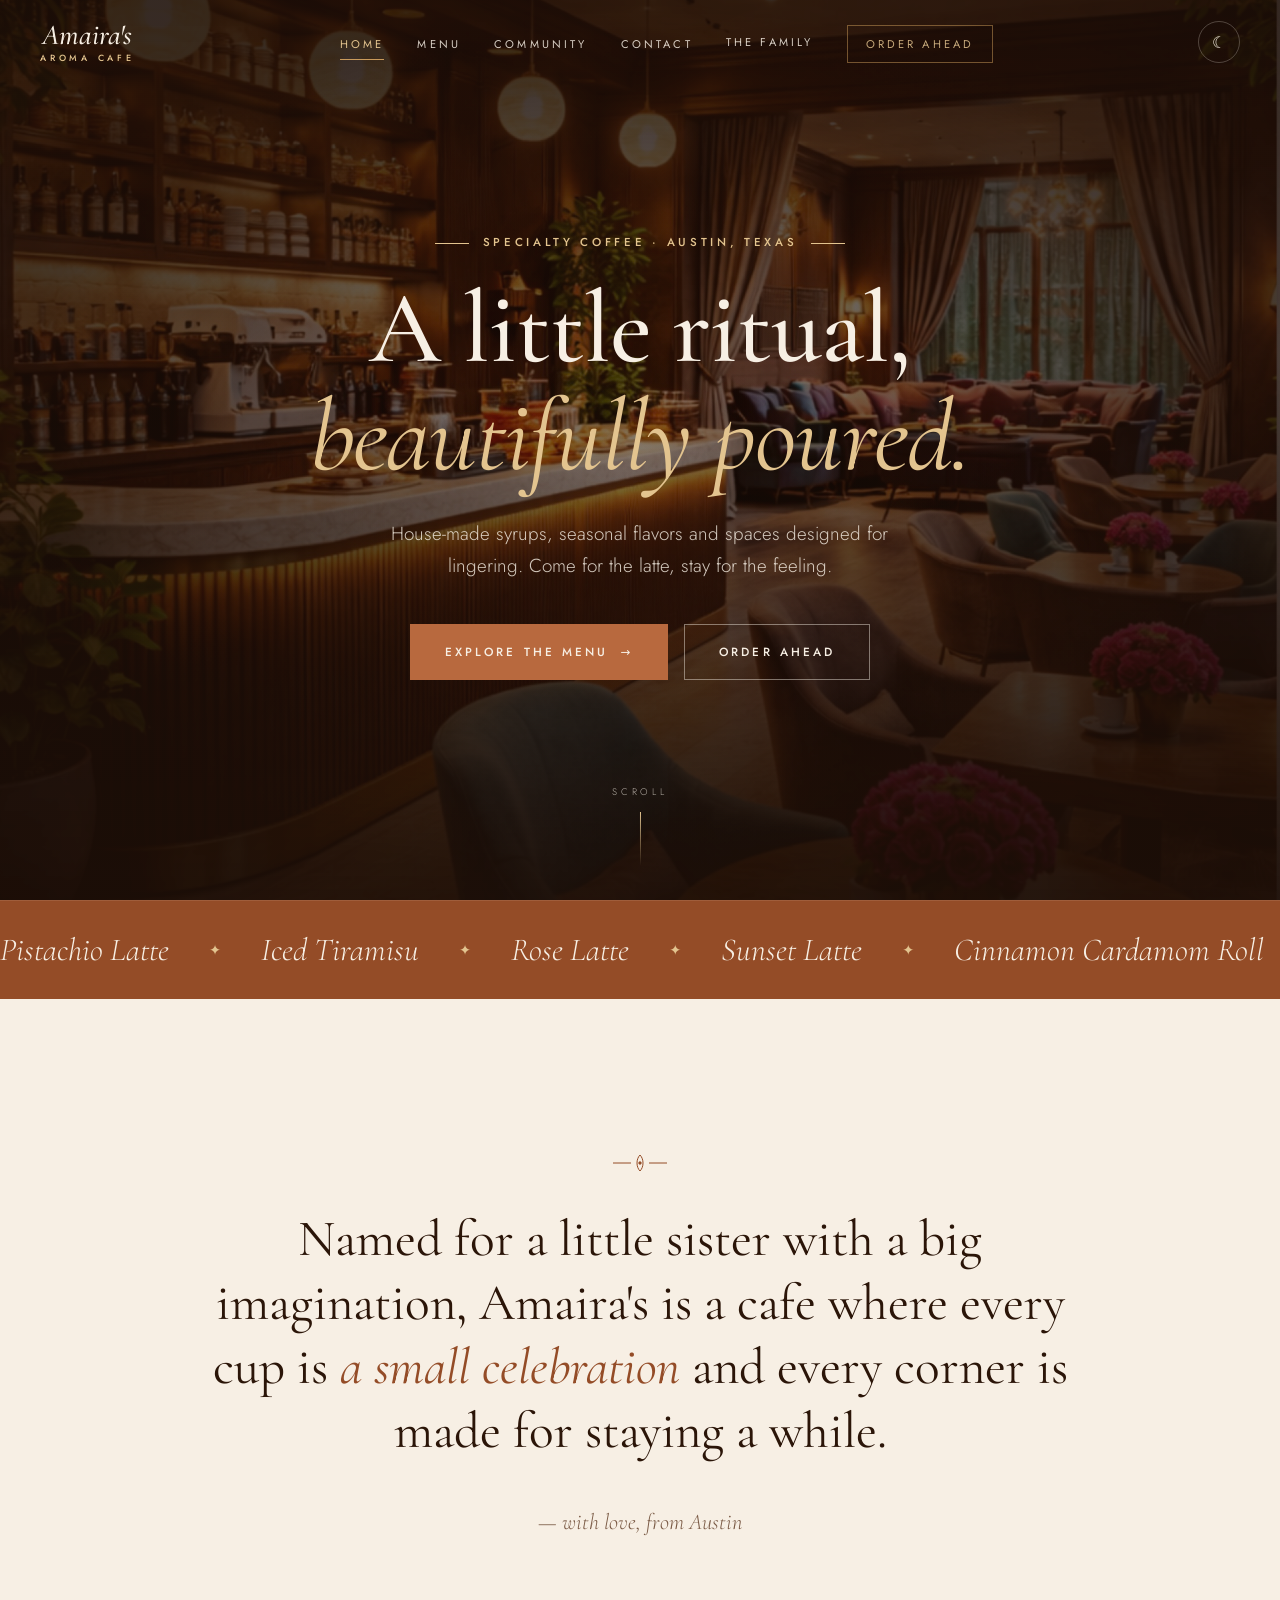
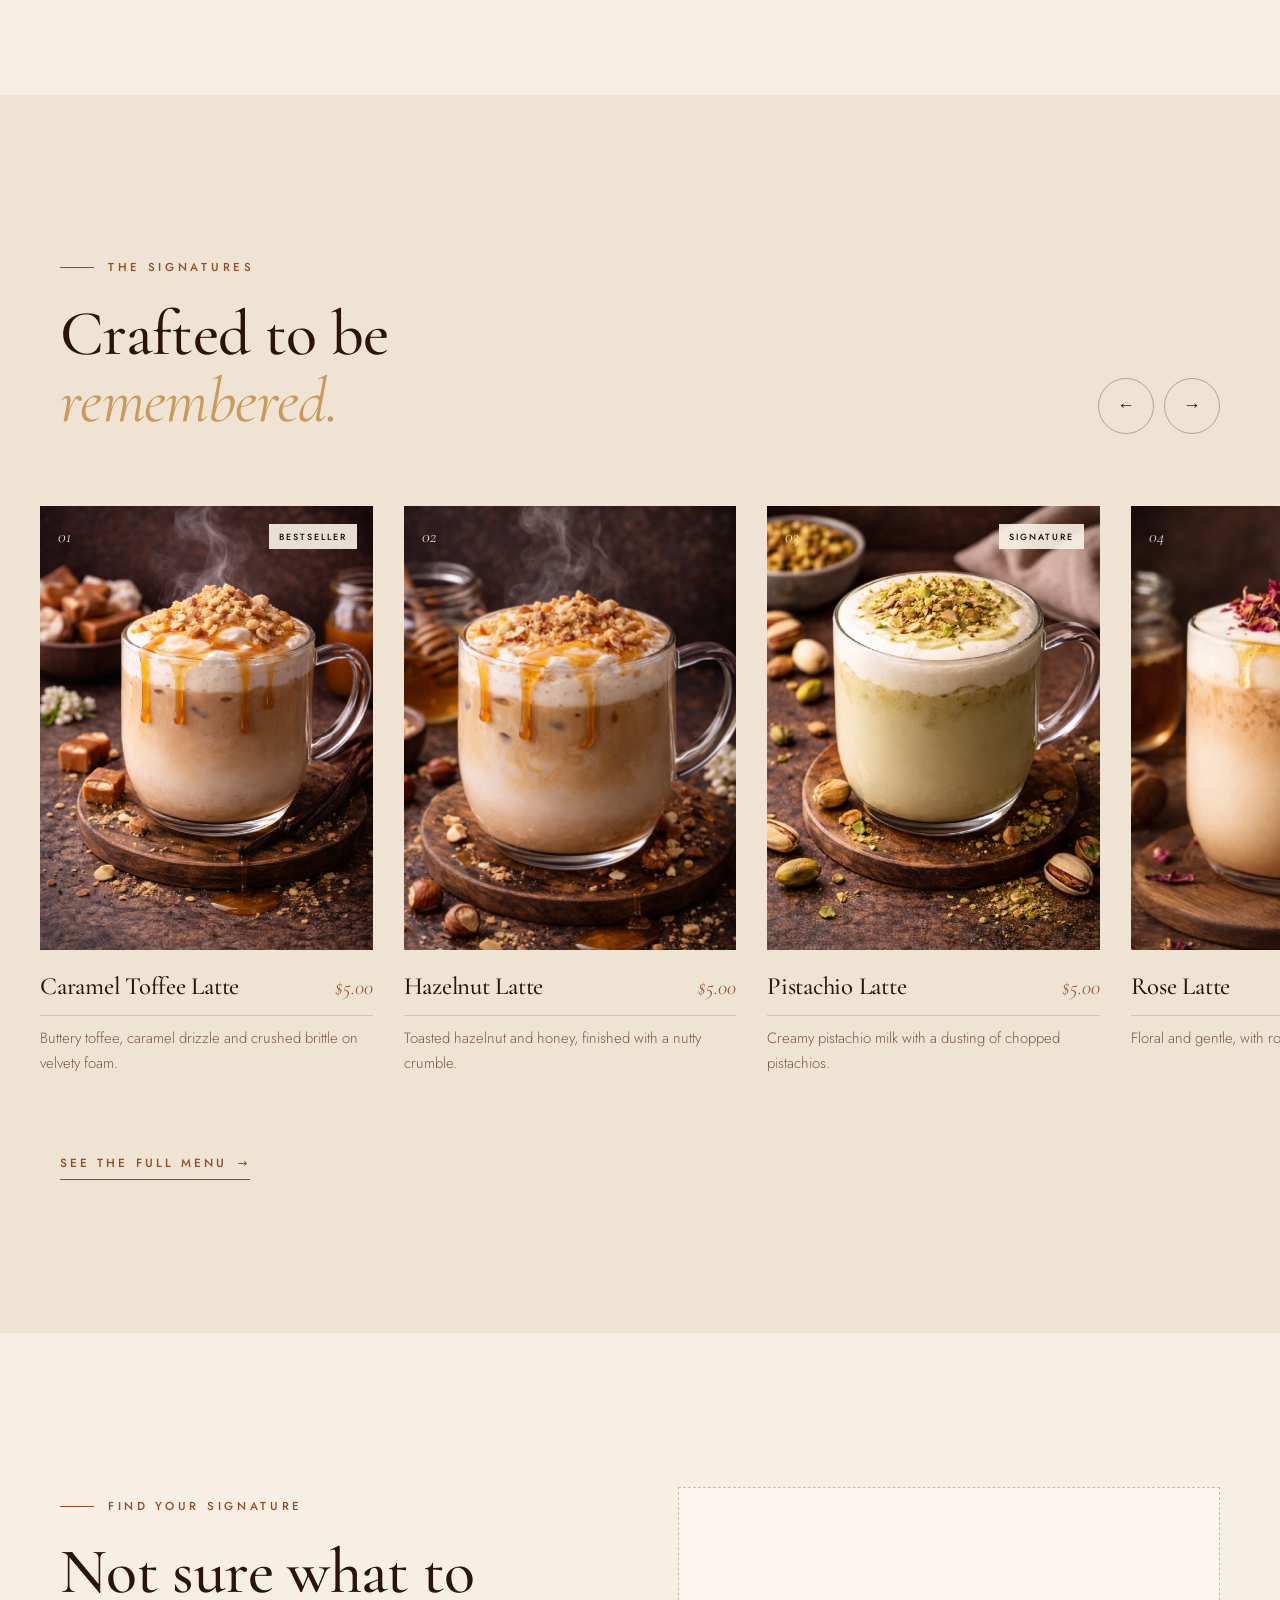
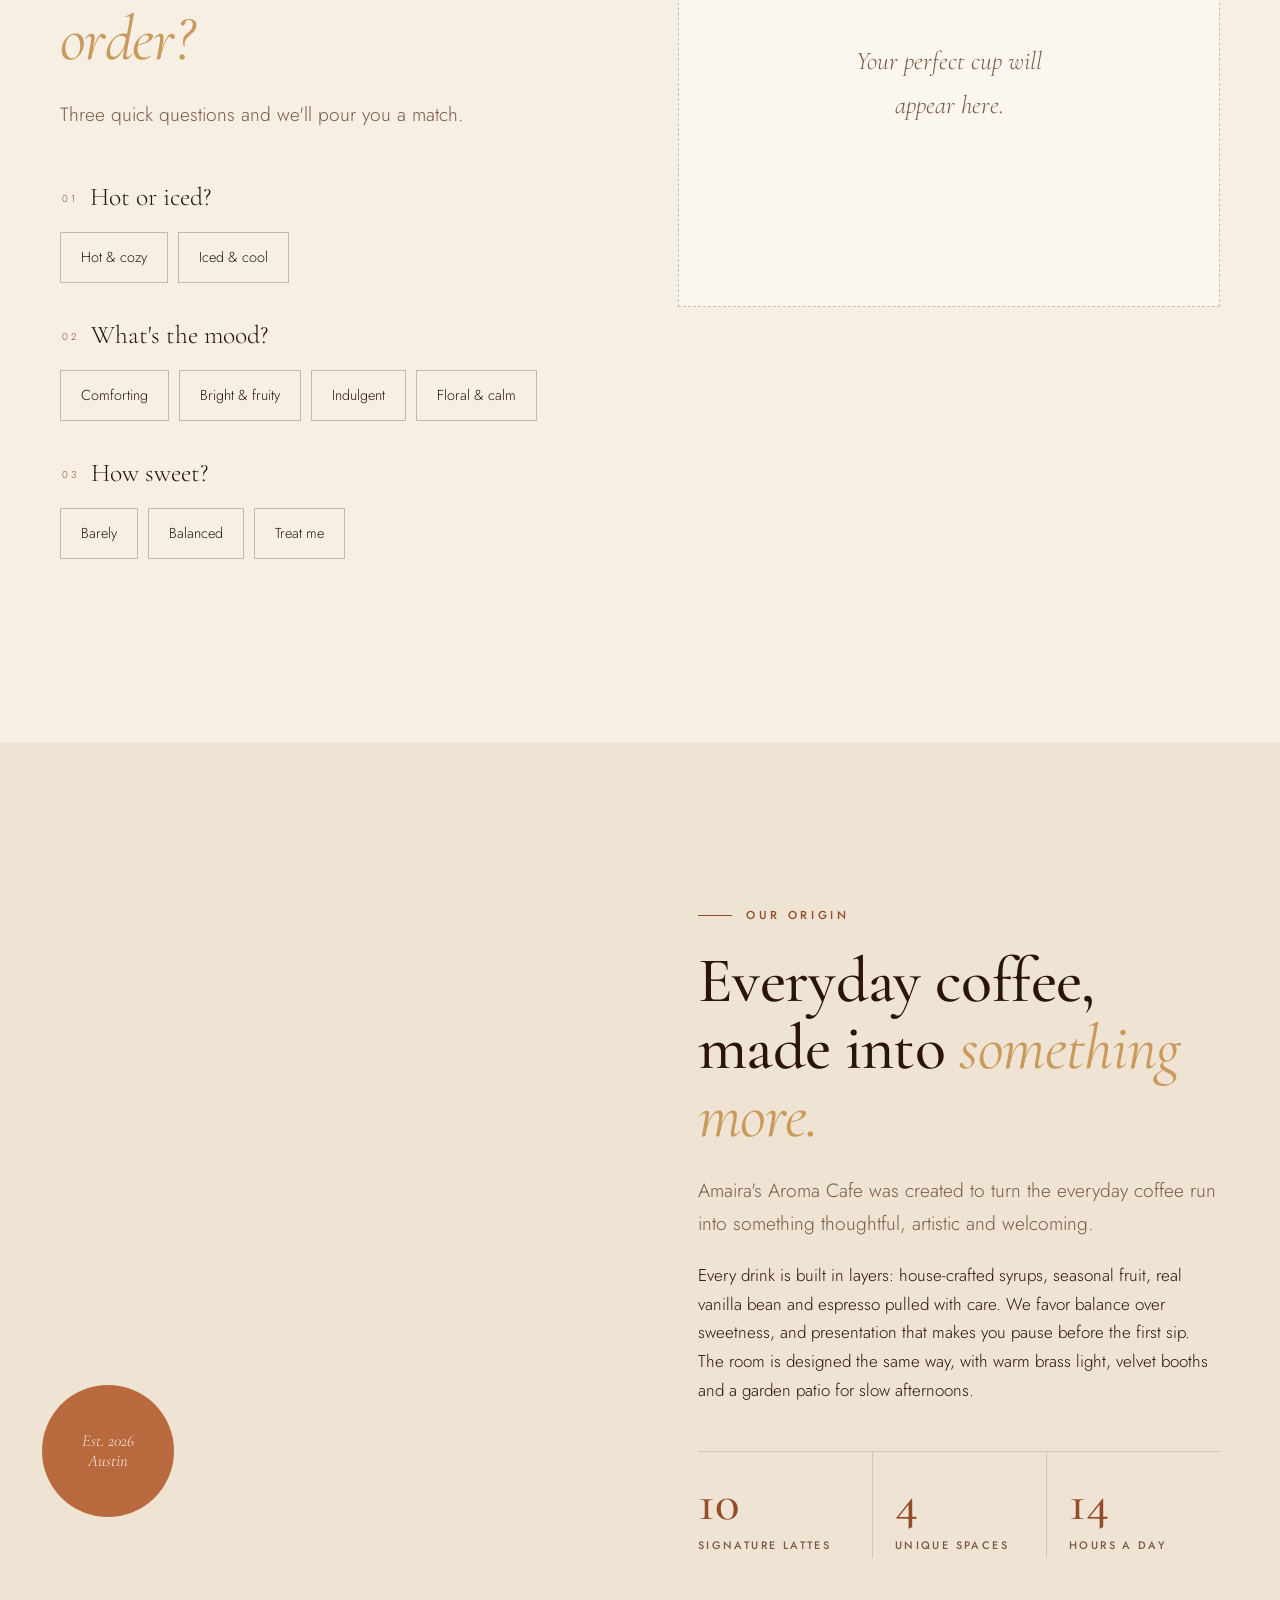
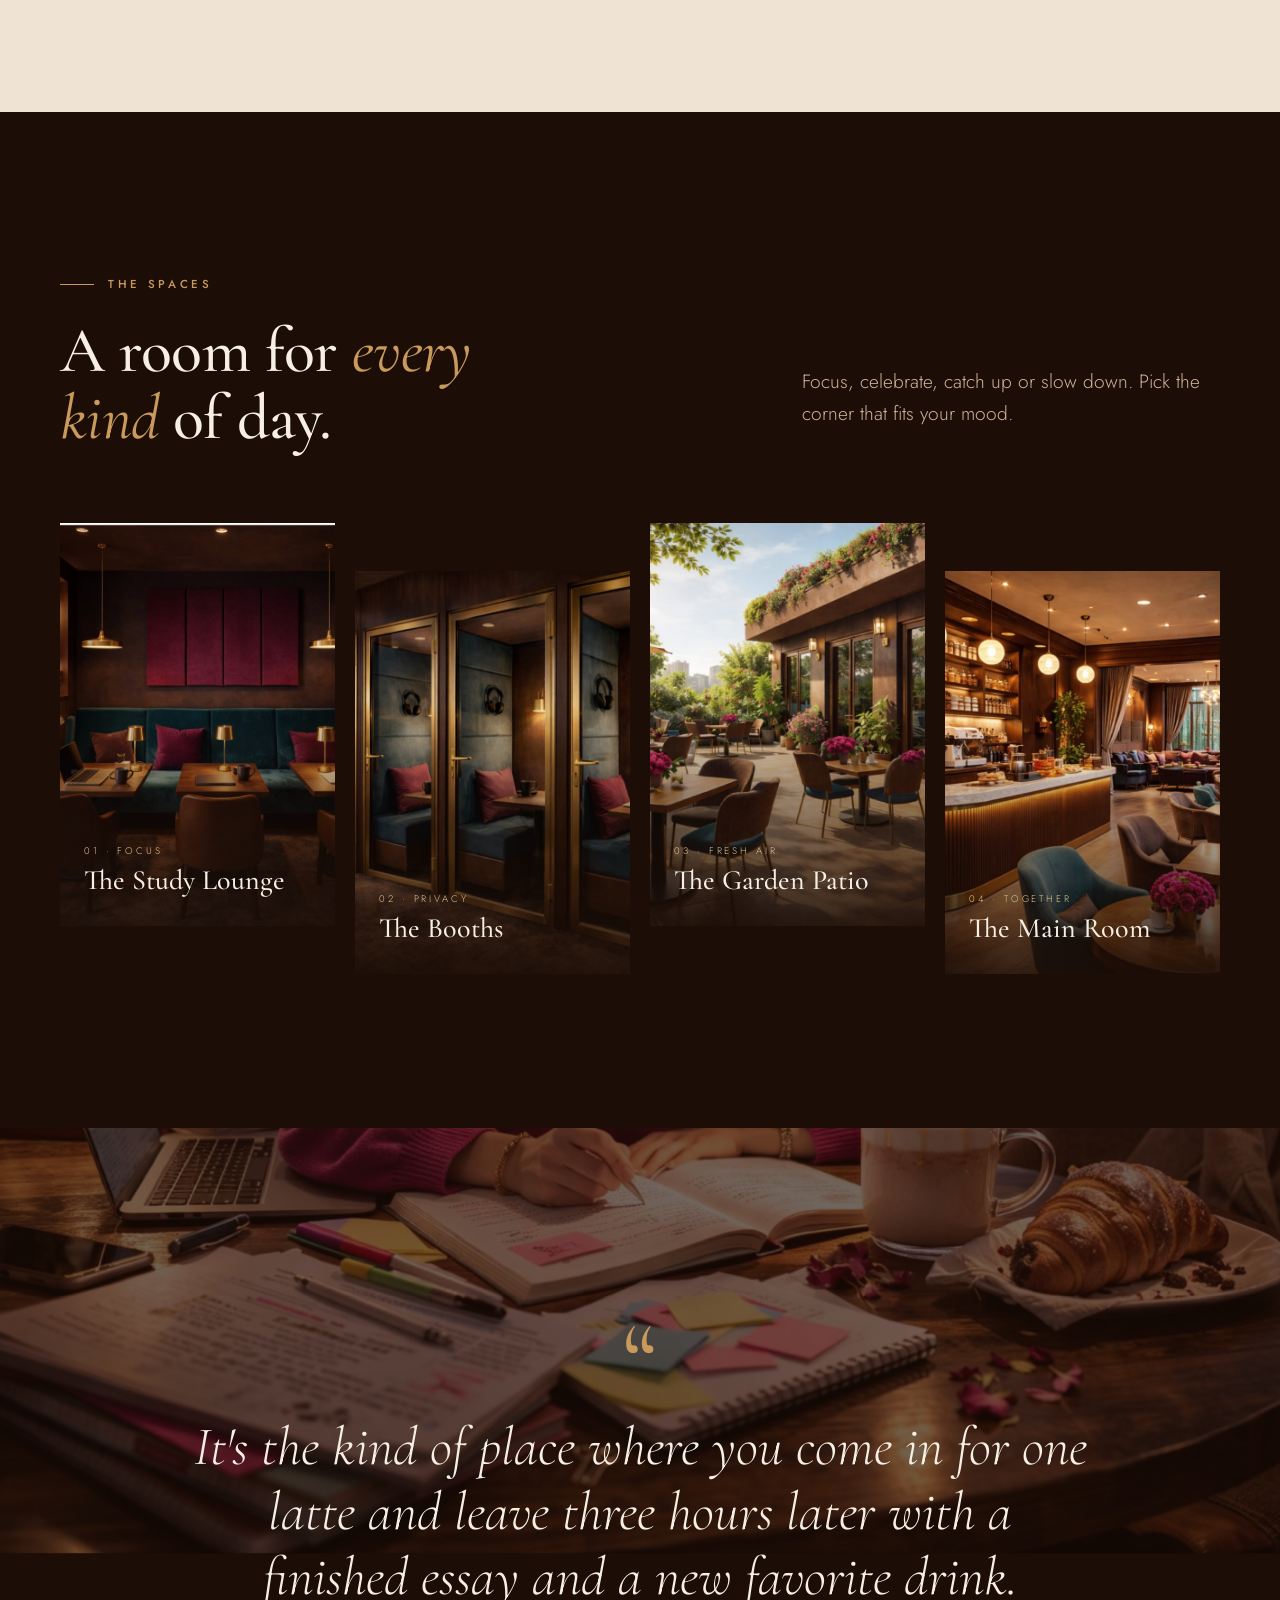
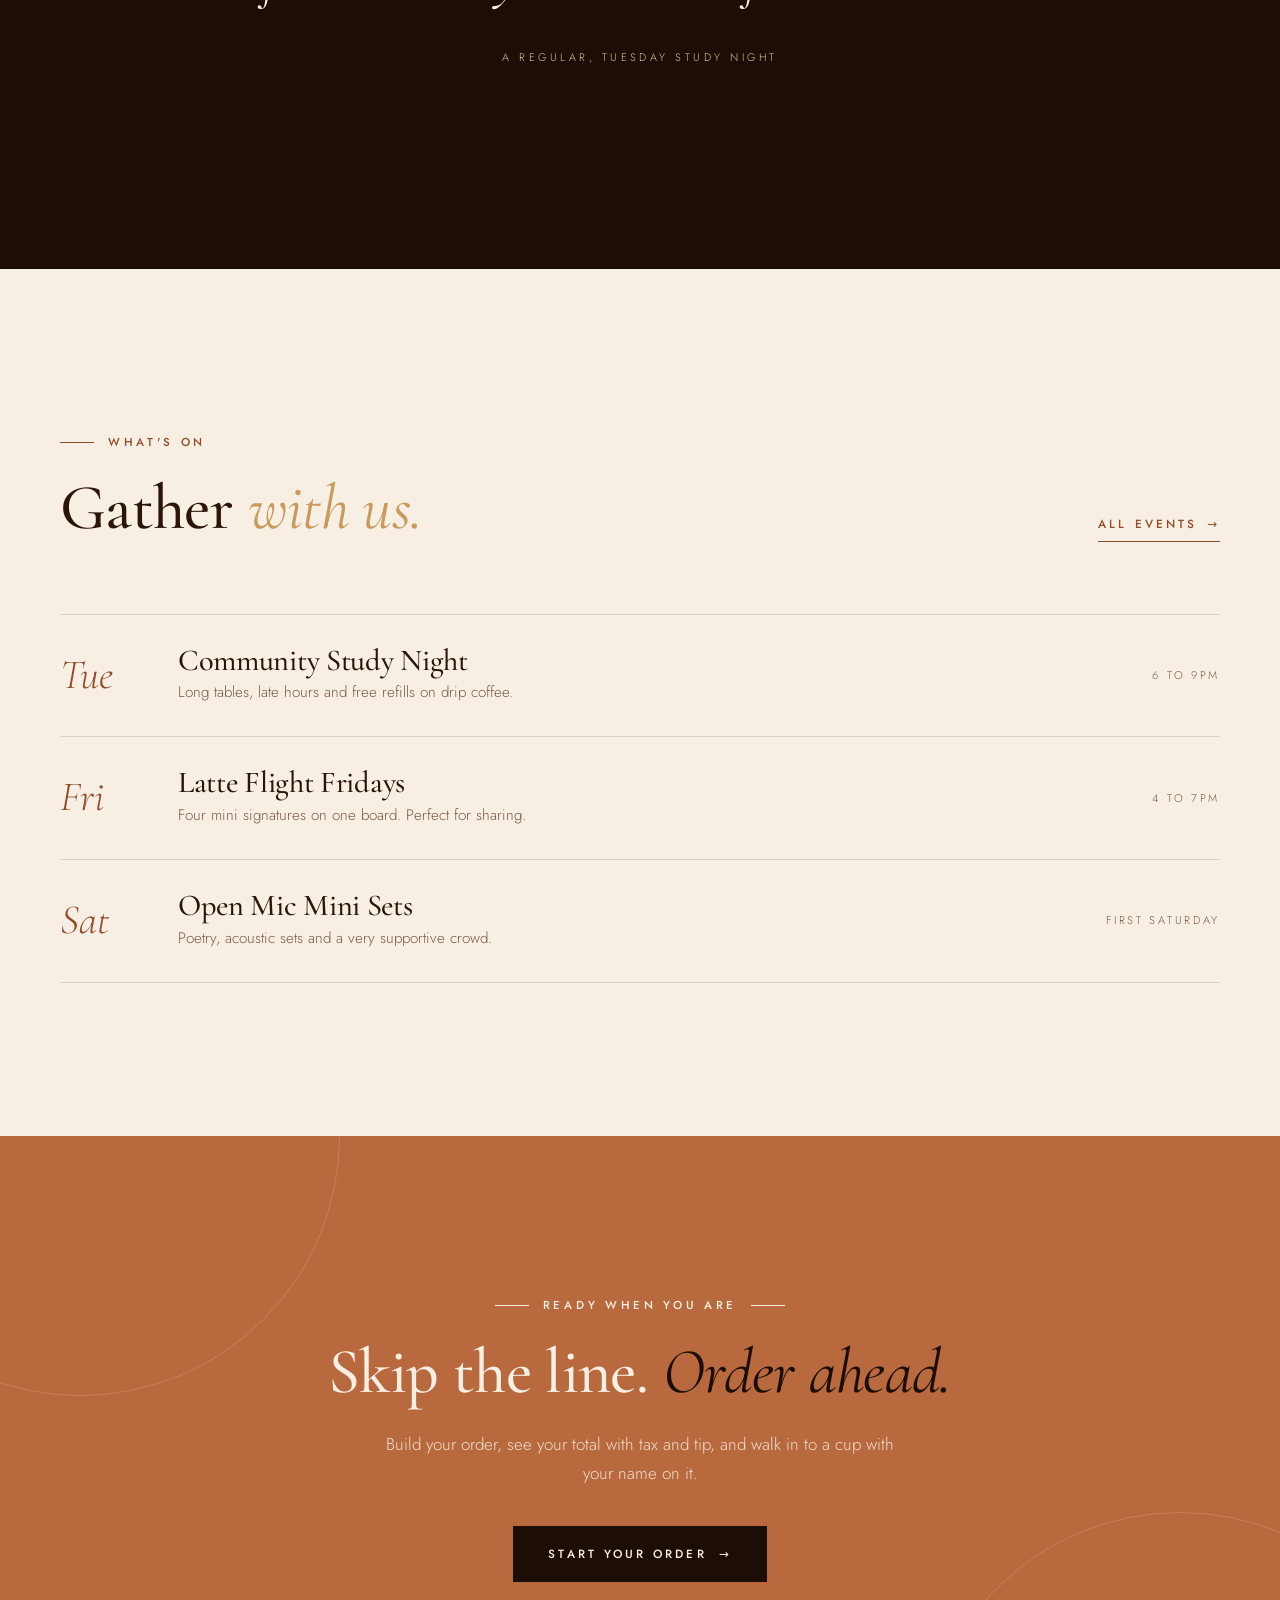
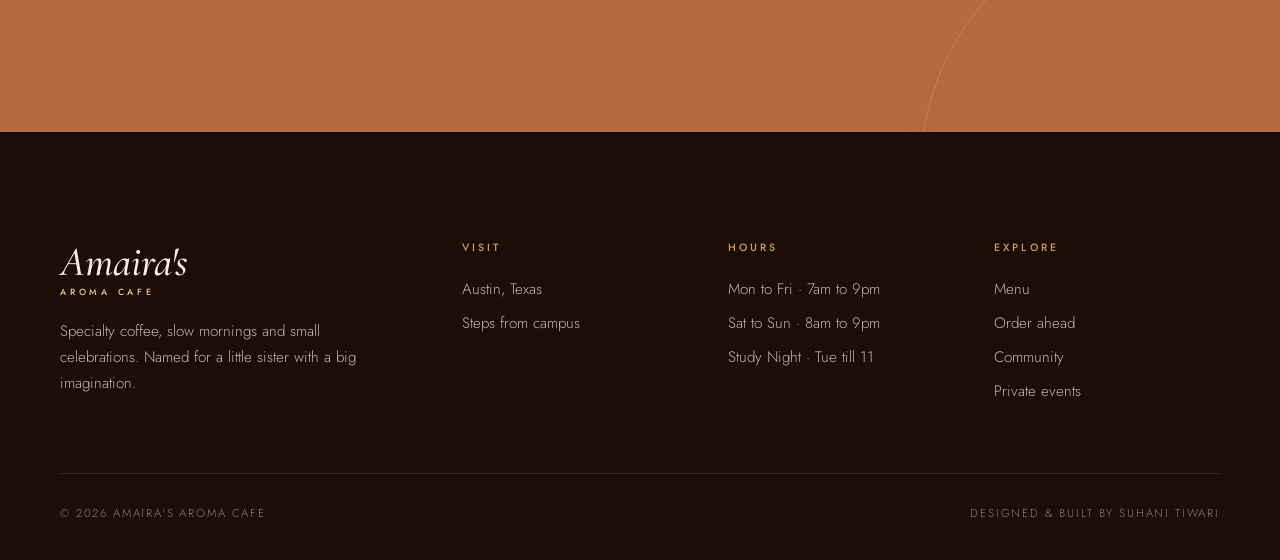
<file: index.html>
<!DOCTYPE html>
<html lang="en">
<head>
  <meta charset="UTF-8" />
  <meta name="viewport" content="width=device-width, initial-scale=1.0" />
  <title>Amaira's Aroma Cafe · Specialty Coffee in Austin</title>
  <meta name="description" content="A warm, luxurious specialty coffee cafe in Austin: signature lattes, quiet study corners, a garden patio and a community that feels like home." />
  <meta name="theme-color" content="#1c0e07" />
  <meta property="og:type" content="website" />
  <meta property="og:title" content="Amaira's Aroma Cafe · Specialty Coffee in Austin" />
  <meta property="og:description" content="A warm, luxurious specialty coffee cafe in Austin: signature lattes, quiet study corners, a garden patio and a community that feels like home." />
  <meta property="og:image" content="assets/images/hero-cafe.jpg" />
  <link rel="icon" href="assets/images/favicon.png" />
  <link rel="preconnect" href="https://fonts.googleapis.com" />
  <link rel="preconnect" href="https://fonts.gstatic.com" crossorigin />
  <link href="https://fonts.googleapis.com/css2?family=Cormorant+Garamond:ital,wght@0,400;0,500;0,600;1,400;1,500&family=Jost:wght@300;400;500&display=swap" rel="stylesheet" />
  <link rel="stylesheet" href="css/styles.css" />
</head>

<body class="theme-light">
  <a class="skip-link" href="#main">Skip to content</a>

  <header class="topbar">
    <div class="topbar-inner">
      <a class="wordmark" href="index.html" aria-label="Amaira's Aroma Cafe, home">
        <span class="wordmark-name">Amaira's</span>
        <span class="wordmark-sub">Aroma Cafe</span>
      </a>

      <nav aria-label="Main">
        <ul id="navLinks" class="nav-links">
          <li><a href="index.html" aria-current="page">Home</a></li>
          <li><a href="menu.html">Menu</a></li>
          <li><a href="community.html">Community</a></li>
          <li><a href="contact.html">Contact</a></li>
          <li class="dropdown">
            <button class="dropbtn" type="button" aria-expanded="false">The family</button>
            <ul class="dropdown-content">
              <li>Amaira's Atelier <span>Soon</span></li>
              <li>Amaira's Art Studio <span>Soon</span></li>
              <li>Amaira's Bookstore <span>Soon</span></li>
            </ul>
          </li>
          <li><a class="nav-cta" href="menu.html#order">Order ahead</a></li>
        </ul>
      </nav>

      <div class="nav-tools">
        <button id="modeBtn" class="icon-btn" type="button" aria-pressed="false">
          <span class="mode-icon" aria-hidden="true">☾</span>
          <span class="mode-label visually-hidden">Switch to dark mode</span>
        </button>
        <button id="navToggle" class="icon-btn nav-toggle" type="button" aria-label="Open menu" aria-expanded="false" aria-controls="navLinks">
          <span aria-hidden="true">☰</span>
        </button>
      </div>
    </div>
  </header>

  <main id="main">

    <section class="hero">
      <div class="hero-media">
        <img src="assets/images/hero-cafe.jpg" alt="" fetchpriority="high" />
      </div>
      <div class="hero-content">
        <span class="eyebrow center load-in" style="--d:0">Specialty coffee · Austin, Texas</span>
        <h1 class="load-in" style="--d:1">A little ritual, <em>beautifully poured.</em></h1>
        <p class="load-in" style="--d:2">House-made syrups, seasonal flavors and spaces designed for lingering. Come for the latte, stay for the feeling.</p>
        <div class="hero-actions load-in" style="--d:3">
          <a class="btn btn-gold" href="menu.html">Explore the menu <span class="arrow" aria-hidden="true">→</span></a>
          <a class="btn btn-outline-light" href="menu.html#order">Order ahead</a>
        </div>
      </div>
      <a class="scroll-cue" href="#story" aria-label="Scroll to our story">Scroll</a>
    </section>

    <div class="marquee" aria-hidden="true">
      <div class="marquee-track">
        <div class="marquee-group">
          <span>Pistachio Latte</span><i>✦</i><span>Iced Tiramisu</span><i>✦</i><span>Rose Latte</span><i>✦</i><span>Sunset Latte</span><i>✦</i><span>Cinnamon Cardamom Roll</span><i>✦</i><span>Mango Latte</span><i>✦</i><span>Caramel Toffee</span><i>✦</i>
        </div>
        <div class="marquee-group">
          <span>Pistachio Latte</span><i>✦</i><span>Iced Tiramisu</span><i>✦</i><span>Rose Latte</span><i>✦</i><span>Sunset Latte</span><i>✦</i><span>Cinnamon Cardamom Roll</span><i>✦</i><span>Mango Latte</span><i>✦</i><span>Caramel Toffee</span><i>✦</i>
        </div>
      </div>
    </div>

    <section class="section" id="story">
      <div class="container statement reveal">
        <svg class="ornament" viewBox="0 0 54 20" fill="none" stroke="currentColor" stroke-width="1" aria-hidden="true"><path d="M0 10h18M36 10h18"/><path d="M27 2c-4 4-4 12 0 16 4-4 4-12 0-16Z"/><circle cx="27" cy="10" r="1.2" fill="currentColor"/></svg>
        <p>Named for a little sister with a big imagination, Amaira's is a cafe where every cup is <em>a small celebration</em> and every corner is made for staying a while.</p>
        <span class="signature">— with love, from Austin</span>
      </div>
    </section>

    <section class="section section-alt" aria-labelledby="sigHeading">
      <div class="container section-head">
        <div class="reveal">
          <span class="eyebrow">The signatures</span>
          <h2 id="sigHeading">Crafted to be <em>remembered.</em></h2>
        </div>
        <div class="gallery-controls reveal">
          <button id="galleryPrev" class="round-btn" type="button" aria-label="Previous drinks">←</button>
          <button id="galleryNext" class="round-btn" type="button" aria-label="Next drinks">→</button>
        </div>
      </div>
      <!-- Built from the menuData array in script.js -->
      <div id="signatureTrack" class="signature-track reveal" tabindex="0" aria-label="Signature drinks"></div>
      <div class="container" style="margin-top: 40px">
        <a class="text-link" href="menu.html">See the full menu <span class="arrow" aria-hidden="true">→</span></a>
      </div>
    </section>

    <section class="section" aria-labelledby="quizHeading">
      <div class="container quiz">
        <div>
          <div class="reveal">
            <span class="eyebrow">Find your signature</span>
            <h2 id="quizHeading">Not sure what to <em>order?</em></h2>
            <p class="lede" style="margin-bottom: 44px">Three quick questions and we'll pour you a match.</p>
          </div>
          <form id="quizForm" class="reveal" style="--i:1">
            <fieldset>
              <legend><span>01</span>Hot or iced?</legend>
              <div class="choices">
                <label class="choice"><input type="radio" name="temp" value="hot" /><span>Hot &amp; cozy</span></label>
                <label class="choice"><input type="radio" name="temp" value="iced" /><span>Iced &amp; cool</span></label>
              </div>
            </fieldset>
            <fieldset>
              <legend><span>02</span>What's the mood?</legend>
              <div class="choices">
                <label class="choice"><input type="radio" name="mood" value="cozy" /><span>Comforting</span></label>
                <label class="choice"><input type="radio" name="mood" value="bright" /><span>Bright &amp; fruity</span></label>
                <label class="choice"><input type="radio" name="mood" value="indulgent" /><span>Indulgent</span></label>
                <label class="choice"><input type="radio" name="mood" value="floral" /><span>Floral &amp; calm</span></label>
              </div>
            </fieldset>
            <fieldset>
              <legend><span>03</span>How sweet?</legend>
              <div class="choices">
                <label class="choice"><input type="radio" name="sweet" value="1" /><span>Barely</span></label>
                <label class="choice"><input type="radio" name="sweet" value="2" /><span>Balanced</span></label>
                <label class="choice"><input type="radio" name="sweet" value="3" /><span>Treat me</span></label>
              </div>
            </fieldset>
          </form>
        </div>
        <div id="quizResult" class="quiz-result reveal" aria-live="polite">
          <p class="placeholder">Your perfect cup will appear here.</p>
        </div>
      </div>
    </section>

    <section class="section section-alt" aria-labelledby="originHeading">
      <div class="container story">
        <div class="collage">
          <figure class="c1 reveal-img"><img src="assets/images/story-study.jpg" alt="The quiet study lounge, lit by brass lamps" loading="lazy" /></figure>
          <figure class="c2 reveal-img"><img src="assets/images/hotpistaciolatte.jpg" alt="A pistachio latte on a wooden board" loading="lazy" /></figure>
          <div class="collage-badge" aria-hidden="true"><span>Est. 2026<br />Austin</span></div>
        </div>
        <div class="reveal">
          <span class="eyebrow">Our origin</span>
          <h2 id="originHeading">Everyday coffee, made into <em>something more.</em></h2>
          <p class="lede">Amaira's Aroma Cafe was created to turn the everyday coffee run into something thoughtful, artistic and welcoming.</p>
          <p>Every drink is built in layers: house-crafted syrups, seasonal fruit, real vanilla bean and espresso pulled with care. We favor balance over sweetness, and presentation that makes you pause before the first sip. The room is designed the same way, with warm brass light, velvet booths and a garden patio for slow afternoons.</p>
          <div class="stats" data-stagger>
            <div class="stat"><strong>10</strong><span>Signature lattes</span></div>
            <div class="stat"><strong>4</strong><span>Unique spaces</span></div>
            <div class="stat"><strong>14</strong><span>Hours a day</span></div>
          </div>
        </div>
      </div>
    </section>

    <section class="section section-dark" aria-labelledby="spacesHeading">
      <div class="container">
        <div class="section-head">
          <div class="reveal">
            <span class="eyebrow">The spaces</span>
            <h2 id="spacesHeading">A room for <em>every kind</em> of day.</h2>
          </div>
          <p class="lede reveal" style="max-width: 38ch">Focus, celebrate, catch up or slow down. Pick the corner that fits your mood.</p>
        </div>
        <div class="spaces" data-stagger style="padding-bottom: 48px">
          <figure class="space">
            <img src="assets/images/quietstudy.jpg" alt="Quiet study lounge with lamps and bookshelves" loading="lazy" />
            <figcaption><small>01 · Focus</small><strong>The Study Lounge</strong><p>Brass lamps, outlets at every seat and no rush, ever.</p></figcaption>
          </figure>
          <figure class="space">
            <img src="assets/images/noisebooths.jpg" alt="Private glass work booths" loading="lazy" />
            <figcaption><small>02 · Privacy</small><strong>The Booths</strong><p>Sound-softened booths for calls, interviews and deep work.</p></figcaption>
          </figure>
          <figure class="space">
            <img src="assets/images/outdoorpatio.jpg" alt="Sunny outdoor patio with flowers" loading="lazy" />
            <figcaption><small>03 · Fresh air</small><strong>The Garden Patio</strong><p>Sunshine, greenery and the best seat for iced lattes.</p></figcaption>
          </figure>
          <figure class="space">
            <img src="assets/images/overall.jpg" alt="Main cafe floor with marble coffee bar" loading="lazy" />
            <figcaption><small>04 · Together</small><strong>The Main Room</strong><p>Velvet seating and a marble bar where everyone meets.</p></figcaption>
          </figure>
        </div>
      </div>
    </section>

    <section class="quote-band">
      <img src="assets/images/community4.jpg" alt="" loading="lazy" data-parallax />
      <div class="container reveal">
        <span class="quote-mark" aria-hidden="true">“</span>
        <blockquote>
          <p>It's the kind of place where you come in for one latte and leave three hours later with a finished essay and a new favorite drink.</p>
          <cite>A regular, Tuesday Study Night</cite>
        </blockquote>
      </div>
    </section>

    <section class="section" aria-labelledby="eventsHeading">
      <div class="container">
        <div class="section-head">
          <div class="reveal">
            <span class="eyebrow">What's on</span>
            <h2 id="eventsHeading">Gather <em>with us.</em></h2>
          </div>
          <a class="text-link reveal" href="community.html">All events <span class="arrow" aria-hidden="true">→</span></a>
        </div>
        <ul class="event-list" data-stagger>
          <li class="event-item">
            <span class="event-day">Tue</span>
            <div><h3>Community Study Night</h3><p>Long tables, late hours and free refills on drip coffee.</p></div>
            <span class="event-time">6 to 9pm</span>
          </li>
          <li class="event-item">
            <span class="event-day">Fri</span>
            <div><h3>Latte Flight Fridays</h3><p>Four mini signatures on one board. Perfect for sharing.</p></div>
            <span class="event-time">4 to 7pm</span>
          </li>
          <li class="event-item">
            <span class="event-day">Sat</span>
            <div><h3>Open Mic Mini Sets</h3><p>Poetry, acoustic sets and a very supportive crowd.</p></div>
            <span class="event-time">First Saturday</span>
          </li>
        </ul>
      </div>
    </section>

    <section class="cta-band">
      <div class="container reveal">
        <span class="eyebrow center">Ready when you are</span>
        <h2>Skip the line. <em>Order ahead.</em></h2>
        <p>Build your order, see your total with tax and tip, and walk in to a cup with your name on it.</p>
        <a class="btn btn-gold" href="menu.html#order">Start your order <span class="arrow" aria-hidden="true">→</span></a>
      </div>
    </section>

  </main>

  <footer class="site-footer">
    <div class="container">
      <div class="footer-grid">
        <div class="footer-brand">
          <a class="wordmark" href="index.html" aria-label="Amaira's Aroma Cafe, home">
            <span class="wordmark-name">Amaira's</span>
            <span class="wordmark-sub">Aroma Cafe</span>
          </a>
          <p>Specialty coffee, slow mornings and small celebrations. Named for a little sister with a big imagination.</p>
        </div>
        <div>
          <h4>Visit</h4>
          <ul>
            <li>Austin, Texas</li>
            <li>Steps from campus</li>
          </ul>
        </div>
        <div>
          <h4>Hours</h4>
          <ul>
            <li>Mon to Fri · 7am to 9pm</li>
            <li>Sat to Sun · 8am to 9pm</li>
            <li>Study Night · Tue till 11</li>
          </ul>
        </div>
        <div>
          <h4>Explore</h4>
          <ul>
            <li><a href="menu.html">Menu</a></li>
            <li><a href="menu.html#order">Order ahead</a></li>
            <li><a href="community.html">Community</a></li>
            <li><a href="contact.html">Private events</a></li>
          </ul>
        </div>
      </div>
      <div class="footer-bottom">
        <span>© <span data-year>2026</span> Amaira's Aroma Cafe</span>
        <span>Designed &amp; built by Suhani Tiwari</span>
      </div>
    </div>
  </footer>

  <script src="js/script.js"></script>
</body>
</html>
</file>
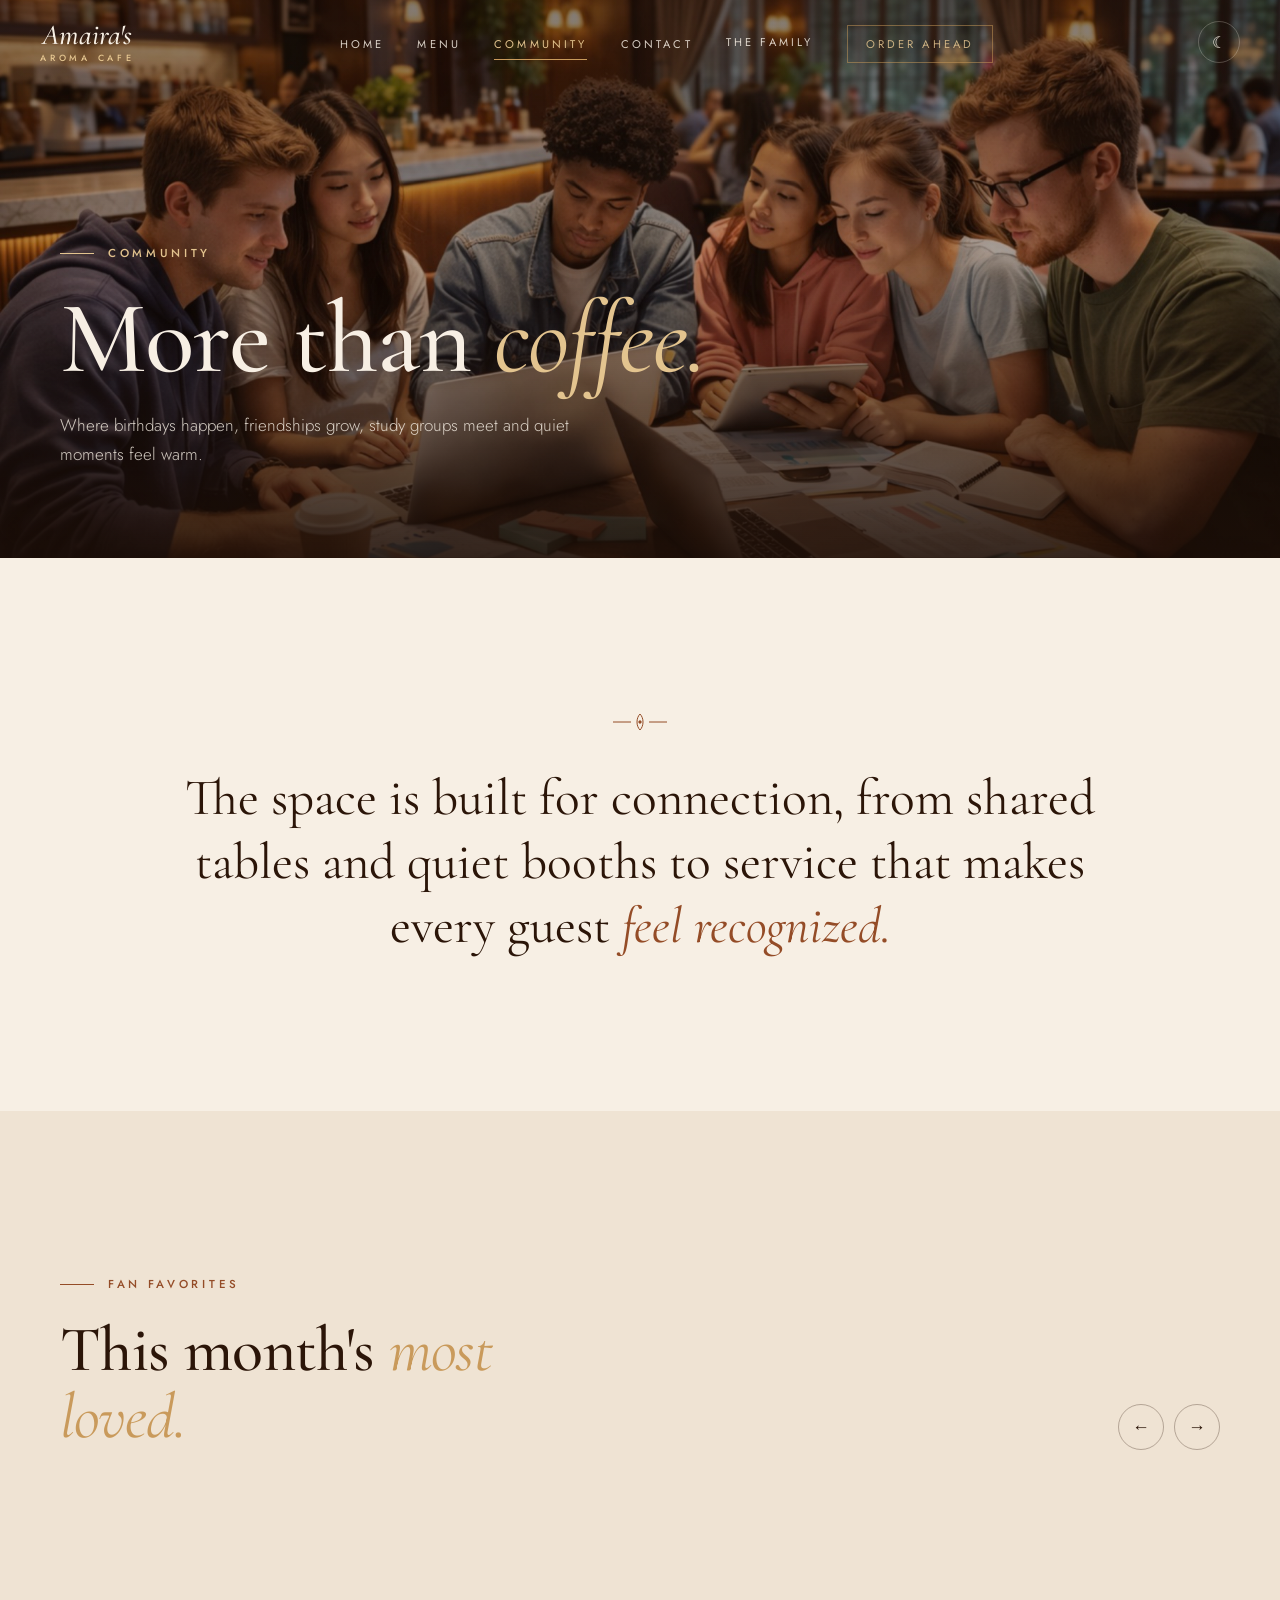
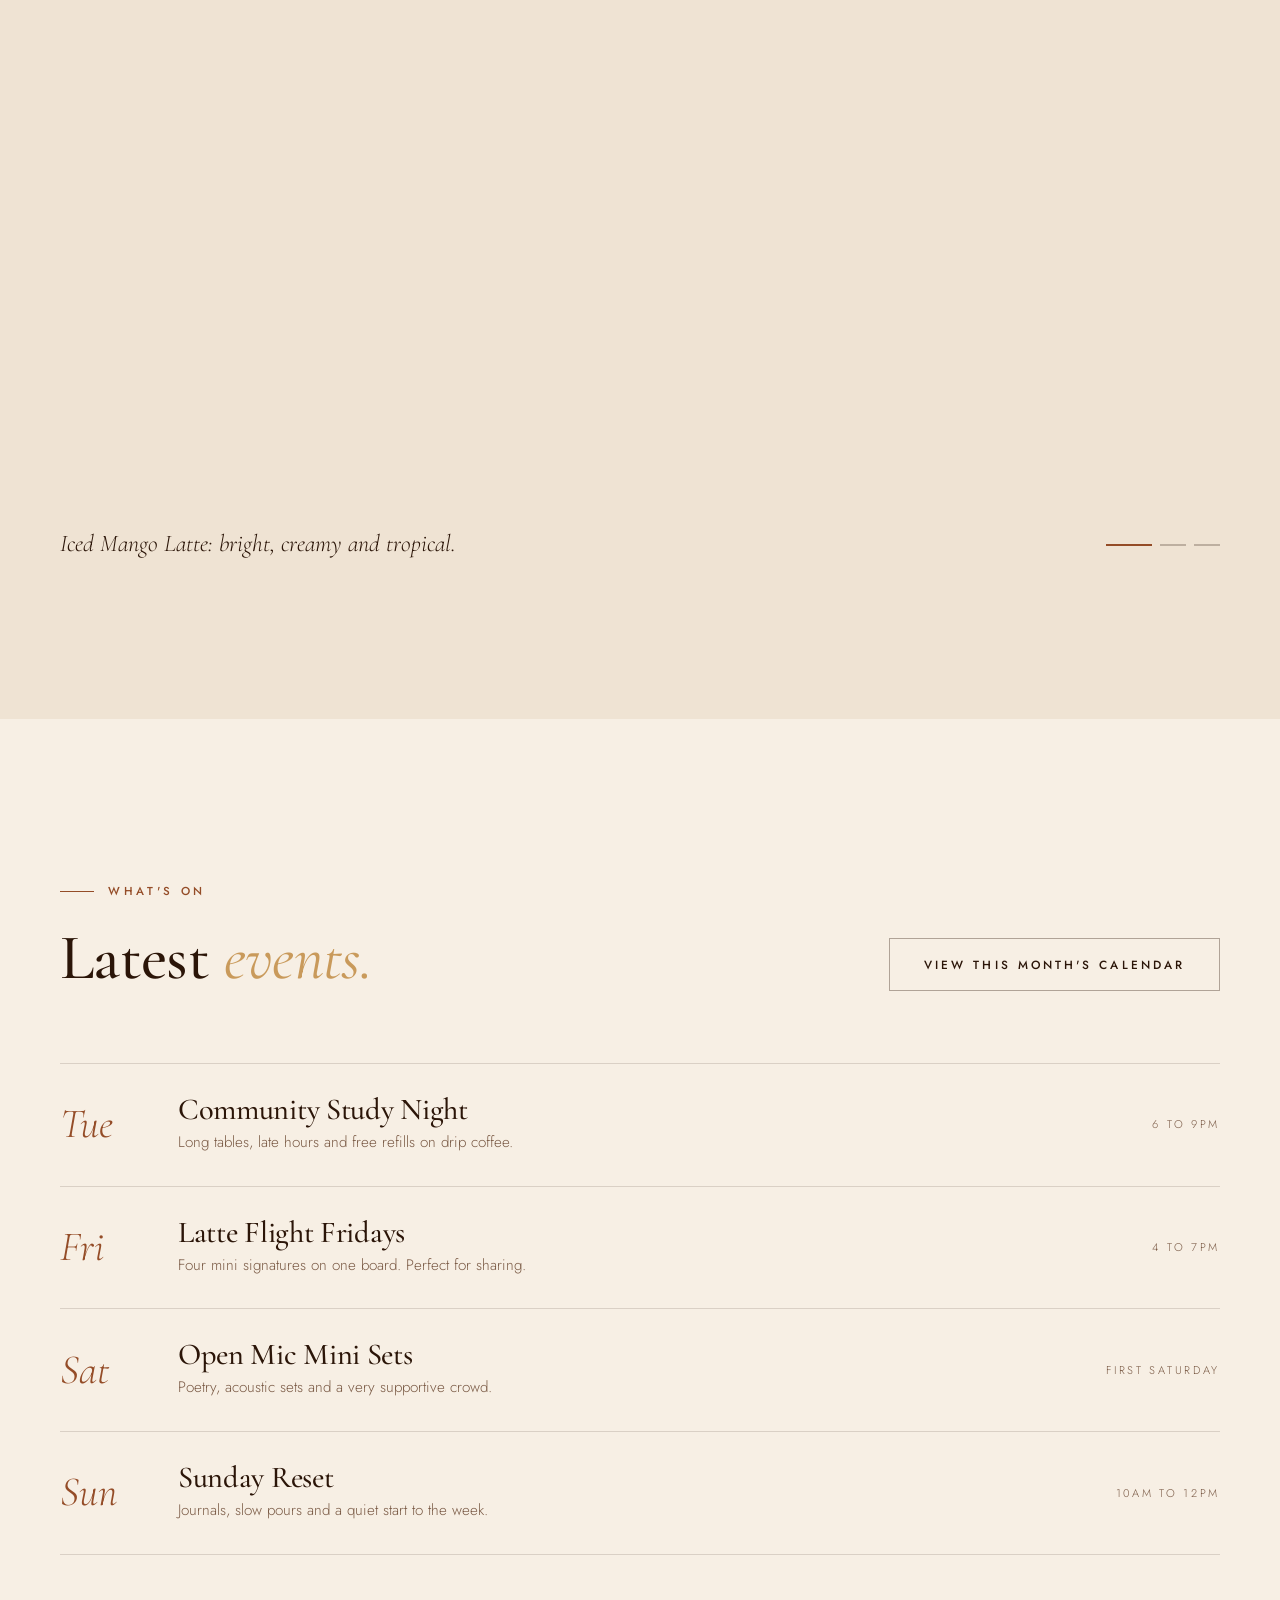
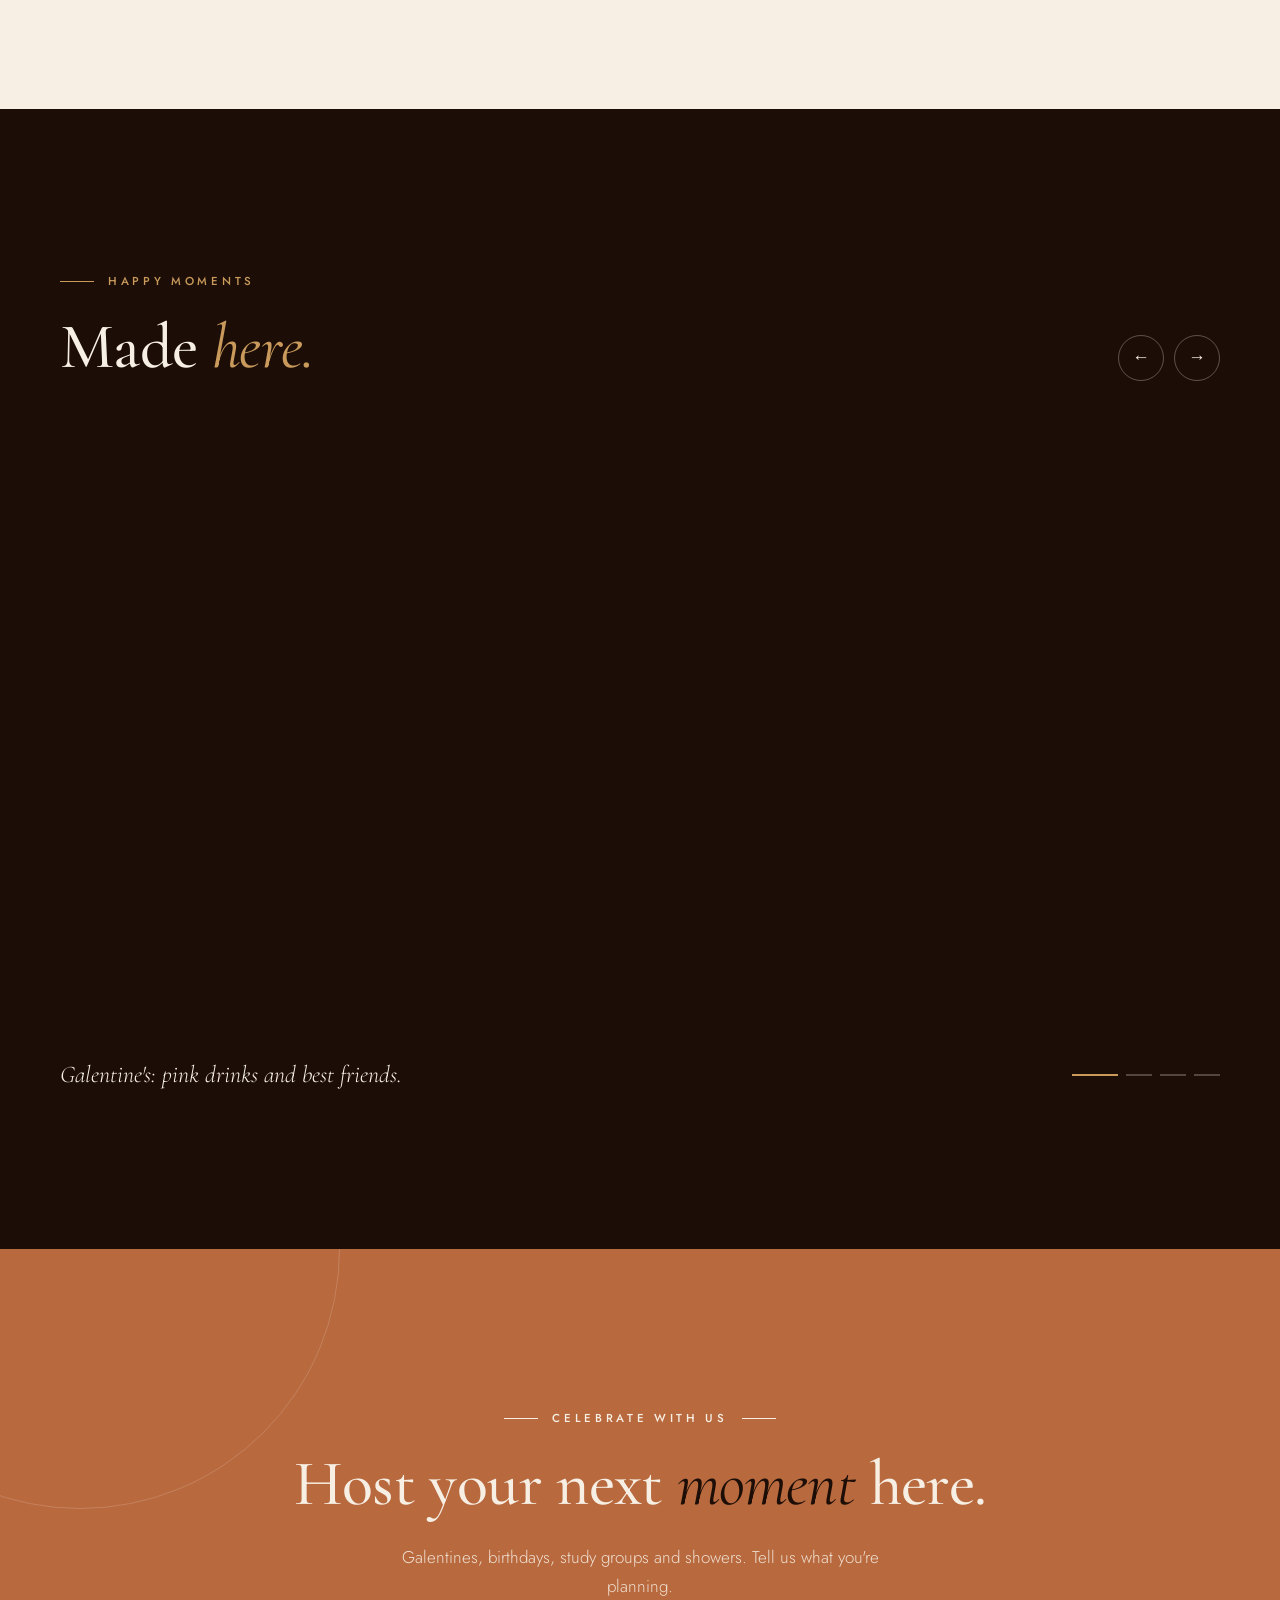
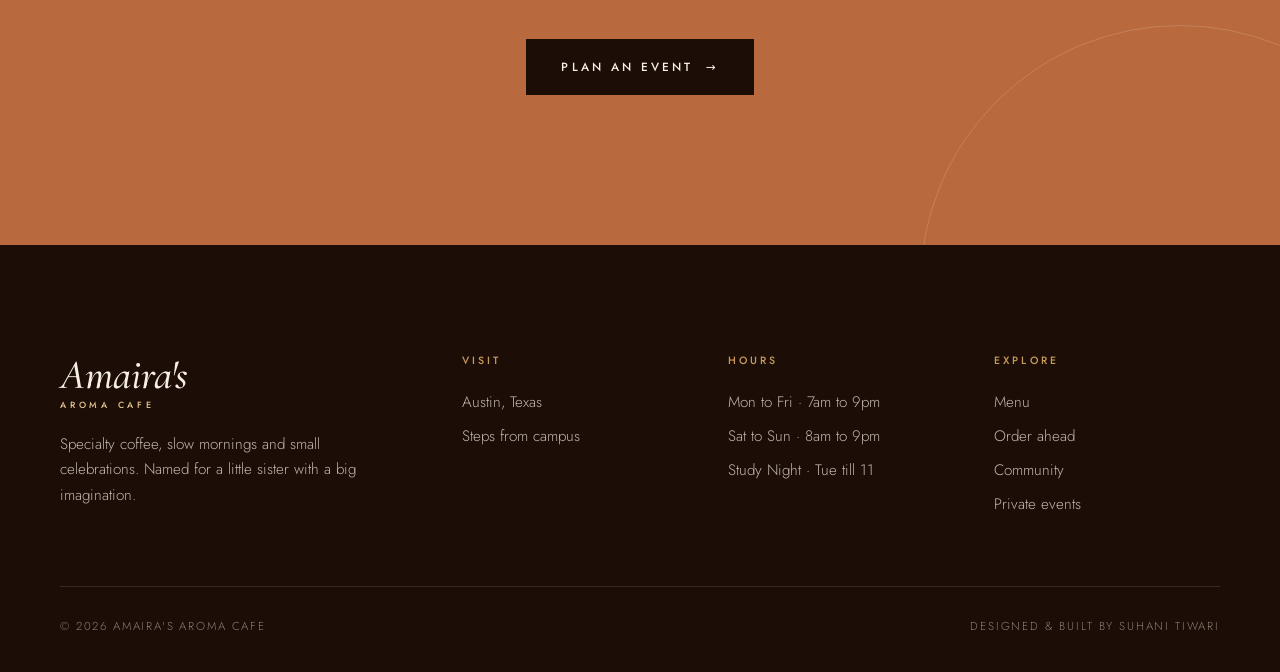
<file: community.html>
<!DOCTYPE html>
<html lang="en">
<head>
  <meta charset="UTF-8" />
  <meta name="viewport" content="width=device-width, initial-scale=1.0" />
  <title>Community · Amaira's Aroma Cafe</title>
  <meta name="description" content="Birthdays, study nights, open mics and favorite drinks of the month at Amaira's Aroma Cafe." />
  <meta name="theme-color" content="#1c0e07" />
  <meta property="og:type" content="website" />
  <meta property="og:title" content="Community · Amaira's Aroma Cafe" />
  <meta property="og:description" content="Birthdays, study nights, open mics and favorite drinks of the month at Amaira's Aroma Cafe." />
  <meta property="og:image" content="assets/images/hero-cafe.jpg" />
  <link rel="icon" href="assets/images/favicon.png" />
  <link rel="preconnect" href="https://fonts.googleapis.com" />
  <link rel="preconnect" href="https://fonts.gstatic.com" crossorigin />
  <link href="https://fonts.googleapis.com/css2?family=Cormorant+Garamond:ital,wght@0,400;0,500;0,600;1,400;1,500&family=Jost:wght@300;400;500&display=swap" rel="stylesheet" />
  <link rel="stylesheet" href="css/styles.css" />
</head>

<body class="theme-light">
  <a class="skip-link" href="#main">Skip to content</a>

  <header class="topbar">
    <div class="topbar-inner">
      <a class="wordmark" href="index.html" aria-label="Amaira's Aroma Cafe, home">
        <span class="wordmark-name">Amaira's</span>
        <span class="wordmark-sub">Aroma Cafe</span>
      </a>

      <nav aria-label="Main">
        <ul id="navLinks" class="nav-links">
          <li><a href="index.html">Home</a></li>
          <li><a href="menu.html">Menu</a></li>
          <li><a href="community.html" aria-current="page">Community</a></li>
          <li><a href="contact.html">Contact</a></li>
          <li class="dropdown">
            <button class="dropbtn" type="button" aria-expanded="false">The family</button>
            <ul class="dropdown-content">
              <li>Amaira's Atelier <span>Soon</span></li>
              <li>Amaira's Art Studio <span>Soon</span></li>
              <li>Amaira's Bookstore <span>Soon</span></li>
            </ul>
          </li>
          <li><a class="nav-cta" href="menu.html#order">Order ahead</a></li>
        </ul>
      </nav>

      <div class="nav-tools">
        <button id="modeBtn" class="icon-btn" type="button" aria-pressed="false">
          <span class="mode-icon" aria-hidden="true">☾</span>
          <span class="mode-label visually-hidden">Switch to dark mode</span>
        </button>
        <button id="navToggle" class="icon-btn nav-toggle" type="button" aria-label="Open menu" aria-expanded="false" aria-controls="navLinks">
          <span aria-hidden="true">☰</span>
        </button>
      </div>
    </div>
  </header>

  <main id="main">

    <section class="page-hero">
      <img src="assets/images/banner-community.jpg" alt="" fetchpriority="high" />
      <div class="container">
        <span class="eyebrow load-in" style="--d:0">Community</span>
        <h1 class="load-in" style="--d:1">More than <em>coffee.</em></h1>
        <p class="load-in" style="--d:2">Where birthdays happen, friendships grow, study groups meet and quiet moments feel warm.</p>
      </div>
    </section>

    <section class="section">
      <div class="container statement reveal">
        <svg class="ornament" viewBox="0 0 54 20" fill="none" stroke="currentColor" stroke-width="1" aria-hidden="true"><path d="M0 10h18M36 10h18"/><path d="M27 2c-4 4-4 12 0 16 4-4 4-12 0-16Z"/><circle cx="27" cy="10" r="1.2" fill="currentColor"/></svg>
        <p>The space is built for connection, from shared tables and quiet booths to service that makes every guest <em>feel recognized.</em></p>
      </div>
    </section>

    <section class="section section-alt" aria-labelledby="drinksHeading">
      <div class="container">
        <div class="carousel" data-carousel aria-roledescription="carousel" aria-label="Favorite drinks this month">
          <div class="section-head">
            <div class="reveal">
              <span class="eyebrow">Fan favorites</span>
              <h2 id="drinksHeading">This month's <em>most loved.</em></h2>
            </div>
            <div class="gallery-controls reveal">
              <button class="round-btn carousel-arrow left" type="button" aria-label="Previous drink">←</button>
              <button class="round-btn carousel-arrow right" type="button" aria-label="Next drink">→</button>
            </div>
          </div>
          <div class="carousel-frame reveal-img">
            <img class="carousel-slide active" src="assets/images/longmango.jpg" alt="Iced Mango Latte" data-caption="Iced Mango Latte: bright, creamy and tropical." />
            <img class="carousel-slide" src="assets/images/longtiramusi.jpg" alt="Iced Tiramisu Latte" data-caption="Iced Tiramisu Latte: mascarpone, cocoa and ladyfingers." loading="lazy" />
            <img class="carousel-slide" src="assets/images/flight.jpg" alt="Signature latte flight" data-caption="The Signature Flight: four minis, made for sharing." loading="lazy" />
          </div>
          <div class="carousel-footer">
            <p class="carousel-caption" aria-live="polite"></p>
            <div class="carousel-dots"></div>
          </div>
        </div>
      </div>
    </section>

    <section class="section" aria-labelledby="eventsHeading">
      <div class="container">
        <div class="section-head">
          <div class="reveal">
            <span class="eyebrow">What's on</span>
            <h2 id="eventsHeading">Latest <em>events.</em></h2>
          </div>
          <button id="toggleCalendarBtn" class="btn btn-outline reveal" type="button"><span data-label>View this month's calendar</span></button>
        </div>

        <ul class="event-list" data-stagger>
          <li class="event-item">
            <span class="event-day">Tue</span>
            <div><h3>Community Study Night</h3><p>Long tables, late hours and free refills on drip coffee.</p></div>
            <span class="event-time">6 to 9pm</span>
          </li>
          <li class="event-item">
            <span class="event-day">Fri</span>
            <div><h3>Latte Flight Fridays</h3><p>Four mini signatures on one board. Perfect for sharing.</p></div>
            <span class="event-time">4 to 7pm</span>
          </li>
          <li class="event-item">
            <span class="event-day">Sat</span>
            <div><h3>Open Mic Mini Sets</h3><p>Poetry, acoustic sets and a very supportive crowd.</p></div>
            <span class="event-time">First Saturday</span>
          </li>
          <li class="event-item">
            <span class="event-day">Sun</span>
            <div><h3>Sunday Reset</h3><p>Journals, slow pours and a quiet start to the week.</p></div>
            <span class="event-time">10am to 12pm</span>
          </li>
        </ul>

        <div id="calendarBox" class="calendar-box hidden">
          <div class="calendar-grid">
            <div class="calendar-week"><strong>Week one</strong><span>Study Night + Latte Flight Friday</span></div>
            <div class="calendar-week"><strong>Week two</strong><span>Study Night + Sunday Reset</span></div>
            <div class="calendar-week"><strong>Week three</strong><span>Study Night + Latte Flight Friday</span></div>
            <div class="calendar-week"><strong>Week four</strong><span>Open Mic Saturday + Sunday Reset</span></div>
          </div>
        </div>
      </div>
    </section>

    <section class="section section-dark" aria-labelledby="momentsHeading">
      <div class="container">
        <div class="carousel" data-carousel aria-roledescription="carousel" aria-label="Happy moments">
          <div class="section-head">
            <div class="reveal">
              <span class="eyebrow">Happy moments</span>
              <h2 id="momentsHeading">Made <em>here.</em></h2>
            </div>
            <div class="gallery-controls reveal">
              <button class="round-btn carousel-arrow left" type="button" aria-label="Previous photo">←</button>
              <button class="round-btn carousel-arrow right" type="button" aria-label="Next photo">→</button>
            </div>
          </div>
          <div class="carousel-frame reveal-img">
            <img class="carousel-slide active" src="assets/images/community1.jpg" alt="Friends celebrating Galentine's Day with lattes" data-caption="Galentine's: pink drinks and best friends." loading="lazy" />
            <img class="carousel-slide" src="assets/images/community2.jpg" alt="Family birthday celebration with cake" data-caption="Birthdays: warm, cozy and photo ready." loading="lazy" />
            <img class="carousel-slide" src="assets/images/community3.jpg" alt="Students studying together with laptops" data-caption="Group projects: big tables, plenty of outlets." loading="lazy" />
            <img class="carousel-slide" src="assets/images/community4.jpg" alt="Guest journaling with a latte and croissant" data-caption="Solo time: a journal, a croissant and a sunset." loading="lazy" />
          </div>
          <div class="carousel-footer">
            <p class="carousel-caption" aria-live="polite"></p>
            <div class="carousel-dots"></div>
          </div>
        </div>
      </div>
    </section>

    <section class="cta-band">
      <div class="container reveal">
        <span class="eyebrow center">Celebrate with us</span>
        <h2>Host your next <em>moment</em> here.</h2>
        <p>Galentines, birthdays, study groups and showers. Tell us what you're planning.</p>
        <a class="btn btn-gold" href="contact.html">Plan an event <span class="arrow" aria-hidden="true">→</span></a>
      </div>
    </section>

  </main>

  <footer class="site-footer">
    <div class="container">
      <div class="footer-grid">
        <div class="footer-brand">
          <a class="wordmark" href="index.html" aria-label="Amaira's Aroma Cafe, home">
            <span class="wordmark-name">Amaira's</span>
            <span class="wordmark-sub">Aroma Cafe</span>
          </a>
          <p>Specialty coffee, slow mornings and small celebrations. Named for a little sister with a big imagination.</p>
        </div>
        <div>
          <h4>Visit</h4>
          <ul>
            <li>Austin, Texas</li>
            <li>Steps from campus</li>
          </ul>
        </div>
        <div>
          <h4>Hours</h4>
          <ul>
            <li>Mon to Fri · 7am to 9pm</li>
            <li>Sat to Sun · 8am to 9pm</li>
            <li>Study Night · Tue till 11</li>
          </ul>
        </div>
        <div>
          <h4>Explore</h4>
          <ul>
            <li><a href="menu.html">Menu</a></li>
            <li><a href="menu.html#order">Order ahead</a></li>
            <li><a href="community.html">Community</a></li>
            <li><a href="contact.html">Private events</a></li>
          </ul>
        </div>
      </div>
      <div class="footer-bottom">
        <span>© <span data-year>2026</span> Amaira's Aroma Cafe</span>
        <span>Designed &amp; built by Suhani Tiwari</span>
      </div>
    </div>
  </footer>

  <script src="js/script.js"></script>
</body>
</html>
</file>
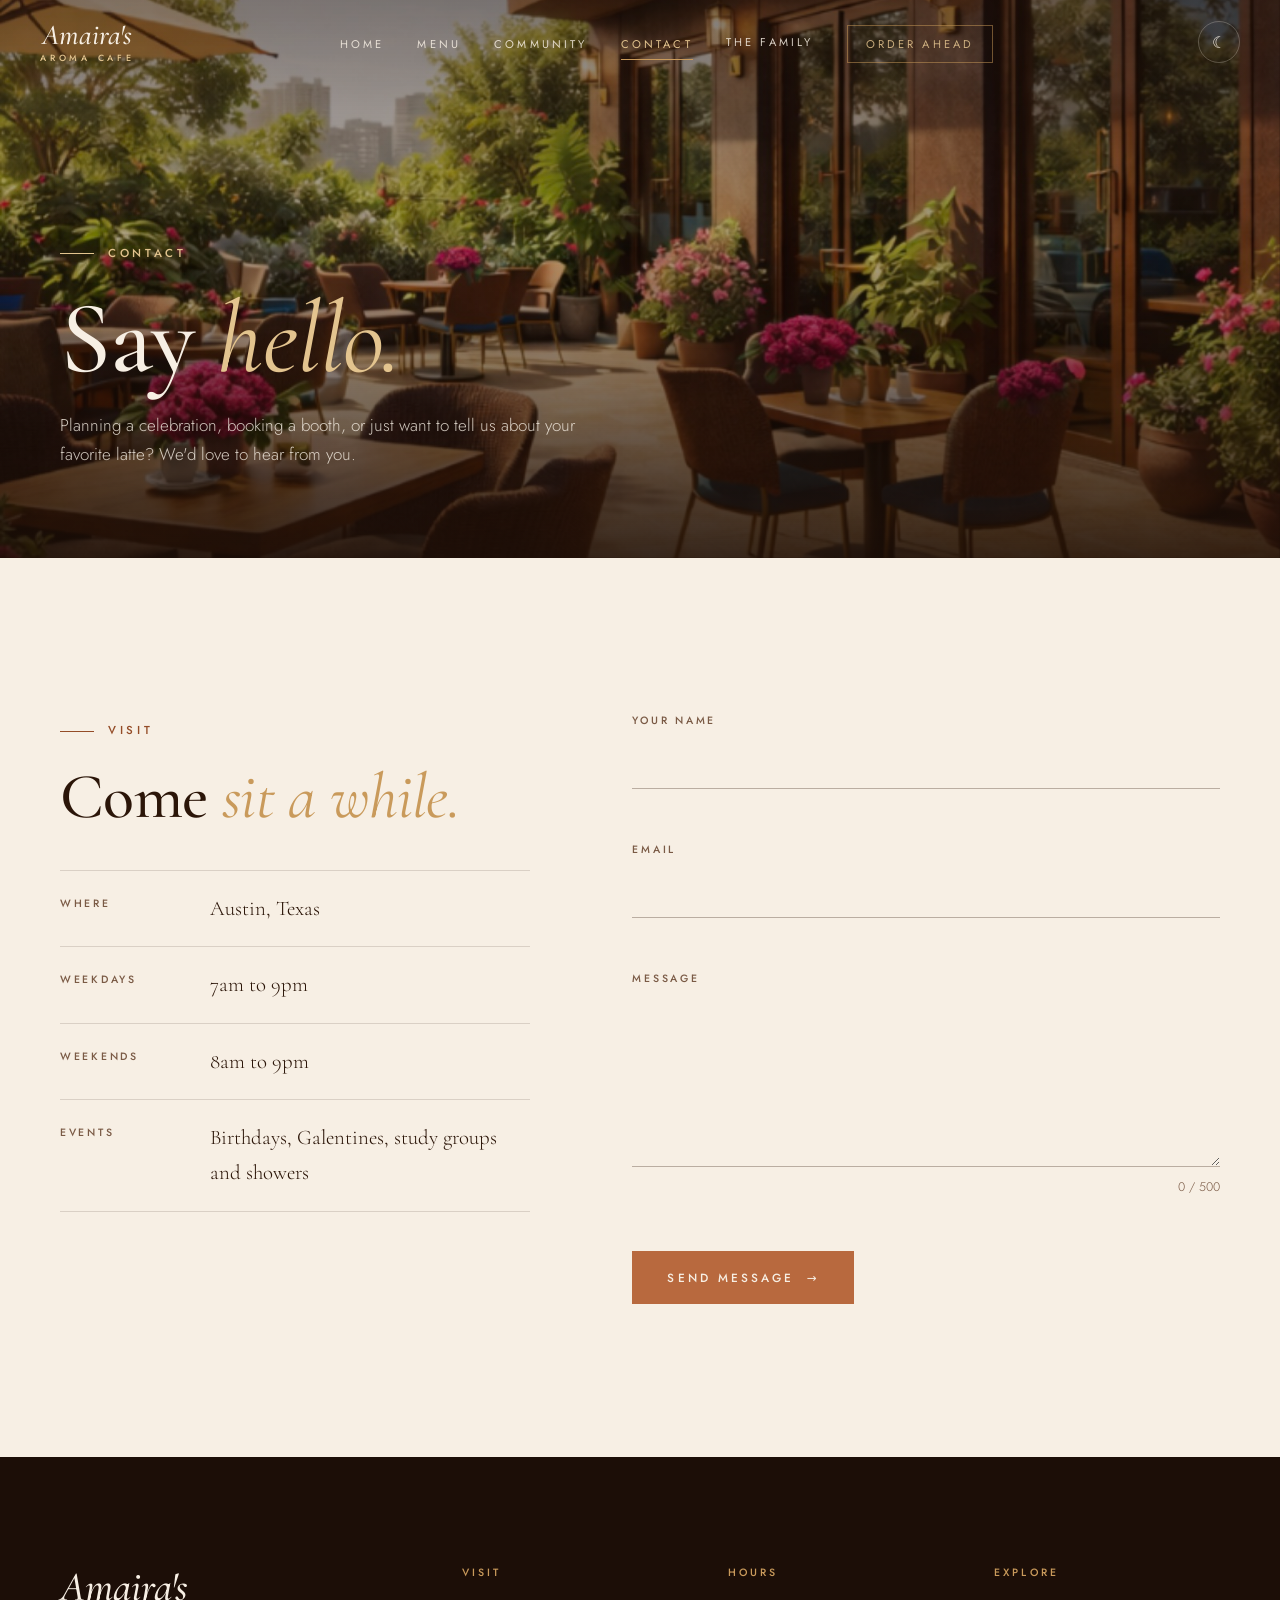
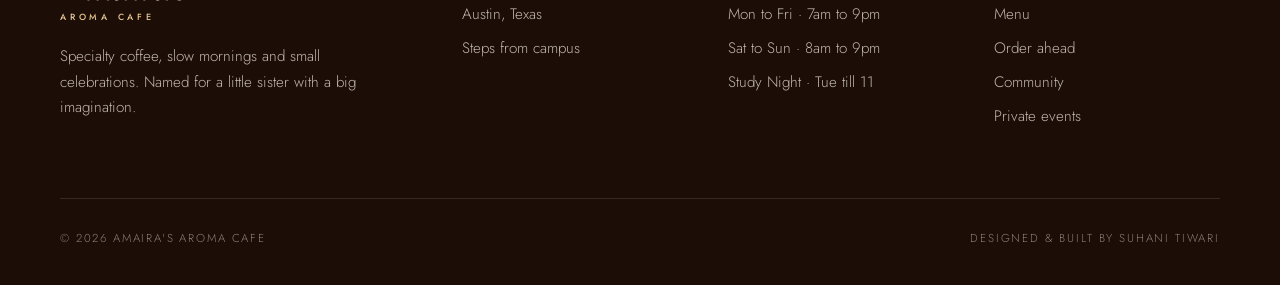
<file: contact.html>
<!DOCTYPE html>
<html lang="en">
<head>
  <meta charset="UTF-8" />
  <meta name="viewport" content="width=device-width, initial-scale=1.0" />
  <title>Contact · Amaira's Aroma Cafe</title>
  <meta name="description" content="Questions, event bookings or feedback? Send Amaira's Aroma Cafe a message." />
  <meta name="theme-color" content="#1c0e07" />
  <meta property="og:type" content="website" />
  <meta property="og:title" content="Contact · Amaira's Aroma Cafe" />
  <meta property="og:description" content="Questions, event bookings or feedback? Send Amaira's Aroma Cafe a message." />
  <meta property="og:image" content="assets/images/hero-cafe.jpg" />
  <link rel="icon" href="assets/images/favicon.png" />
  <link rel="preconnect" href="https://fonts.googleapis.com" />
  <link rel="preconnect" href="https://fonts.gstatic.com" crossorigin />
  <link href="https://fonts.googleapis.com/css2?family=Cormorant+Garamond:ital,wght@0,400;0,500;0,600;1,400;1,500&family=Jost:wght@300;400;500&display=swap" rel="stylesheet" />
  <link rel="stylesheet" href="css/styles.css" />
</head>

<body class="theme-light">
  <a class="skip-link" href="#main">Skip to content</a>

  <header class="topbar">
    <div class="topbar-inner">
      <a class="wordmark" href="index.html" aria-label="Amaira's Aroma Cafe, home">
        <span class="wordmark-name">Amaira's</span>
        <span class="wordmark-sub">Aroma Cafe</span>
      </a>

      <nav aria-label="Main">
        <ul id="navLinks" class="nav-links">
          <li><a href="index.html">Home</a></li>
          <li><a href="menu.html">Menu</a></li>
          <li><a href="community.html">Community</a></li>
          <li><a href="contact.html" aria-current="page">Contact</a></li>
          <li class="dropdown">
            <button class="dropbtn" type="button" aria-expanded="false">The family</button>
            <ul class="dropdown-content">
              <li>Amaira's Atelier <span>Soon</span></li>
              <li>Amaira's Art Studio <span>Soon</span></li>
              <li>Amaira's Bookstore <span>Soon</span></li>
            </ul>
          </li>
          <li><a class="nav-cta" href="menu.html#order">Order ahead</a></li>
        </ul>
      </nav>

      <div class="nav-tools">
        <button id="modeBtn" class="icon-btn" type="button" aria-pressed="false">
          <span class="mode-icon" aria-hidden="true">☾</span>
          <span class="mode-label visually-hidden">Switch to dark mode</span>
        </button>
        <button id="navToggle" class="icon-btn nav-toggle" type="button" aria-label="Open menu" aria-expanded="false" aria-controls="navLinks">
          <span aria-hidden="true">☰</span>
        </button>
      </div>
    </div>
  </header>

  <main id="main">

    <section class="page-hero">
      <img src="assets/images/banner-contact.jpg" alt="" fetchpriority="high" />
      <div class="container">
        <span class="eyebrow load-in" style="--d:0">Contact</span>
        <h1 class="load-in" style="--d:1">Say <em>hello.</em></h1>
        <p class="load-in" style="--d:2">Planning a celebration, booking a booth, or just want to tell us about your favorite latte? We'd love to hear from you.</p>
      </div>
    </section>

    <section class="section">
      <div class="container contact-layout">

        <div class="reveal">
          <span class="eyebrow">Visit</span>
          <h2>Come <em>sit a while.</em></h2>
          <ul class="contact-details">
            <li><strong>Where</strong><span>Austin, Texas</span></li>
            <li><strong>Weekdays</strong><span>7am to 9pm</span></li>
            <li><strong>Weekends</strong><span>8am to 9pm</span></li>
            <li><strong>Events</strong><span>Birthdays, Galentines, study groups and showers</span></li>
          </ul>
        </div>

        <div class="reveal" style="--i:1">
          <form id="contactForm" class="contact-form" novalidate>
            <div class="field">
              <label for="name">Your name</label>
              <input id="name" name="name" type="text" autocomplete="name" required aria-describedby="nameError" />
              <span id="nameError" class="field-error"></span>
            </div>

            <div class="field">
              <label for="email">Email</label>
              <input id="email" name="email" type="email" autocomplete="email" required aria-describedby="emailError" />
              <span id="emailError" class="field-error"></span>
            </div>

            <div class="field">
              <label for="message">Message</label>
              <textarea id="message" name="message" rows="6" maxlength="500" required aria-describedby="messageError charCount"></textarea>
              <span id="charCount" class="char-count"></span>
              <span id="messageError" class="field-error"></span>
            </div>

            <button class="btn btn-gold" type="submit">Send message <span class="arrow" aria-hidden="true">→</span></button>
            <p id="formError" class="form-error hidden" role="alert"></p>
          </form>

          <div id="thankYou" class="thank-you hidden" role="status"></div>
        </div>

      </div>
    </section>

  </main>

  <footer class="site-footer">
    <div class="container">
      <div class="footer-grid">
        <div class="footer-brand">
          <a class="wordmark" href="index.html" aria-label="Amaira's Aroma Cafe, home">
            <span class="wordmark-name">Amaira's</span>
            <span class="wordmark-sub">Aroma Cafe</span>
          </a>
          <p>Specialty coffee, slow mornings and small celebrations. Named for a little sister with a big imagination.</p>
        </div>
        <div>
          <h4>Visit</h4>
          <ul>
            <li>Austin, Texas</li>
            <li>Steps from campus</li>
          </ul>
        </div>
        <div>
          <h4>Hours</h4>
          <ul>
            <li>Mon to Fri · 7am to 9pm</li>
            <li>Sat to Sun · 8am to 9pm</li>
            <li>Study Night · Tue till 11</li>
          </ul>
        </div>
        <div>
          <h4>Explore</h4>
          <ul>
            <li><a href="menu.html">Menu</a></li>
            <li><a href="menu.html#order">Order ahead</a></li>
            <li><a href="community.html">Community</a></li>
            <li><a href="contact.html">Private events</a></li>
          </ul>
        </div>
      </div>
      <div class="footer-bottom">
        <span>© <span data-year>2026</span> Amaira's Aroma Cafe</span>
        <span>Designed &amp; built by Suhani Tiwari</span>
      </div>
    </div>
  </footer>

  <script src="js/script.js"></script>
</body>
</html>
</file>
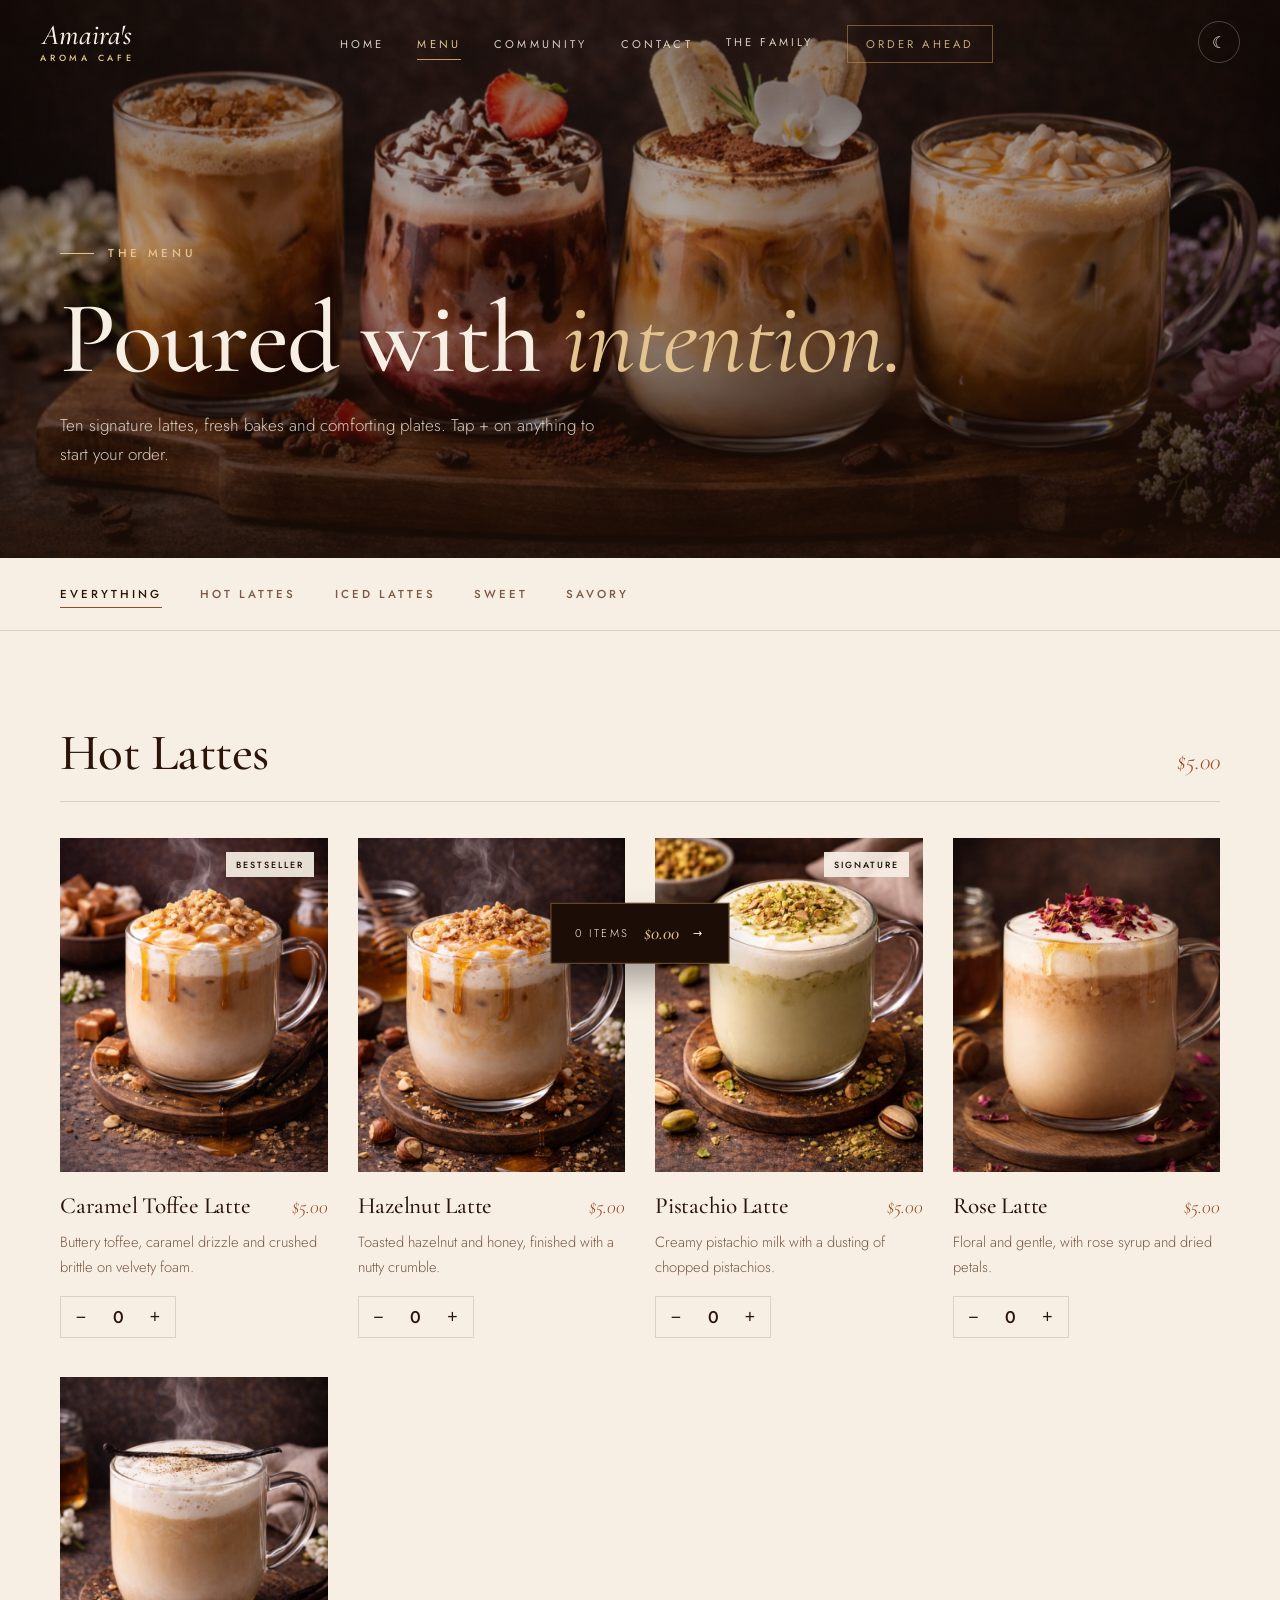
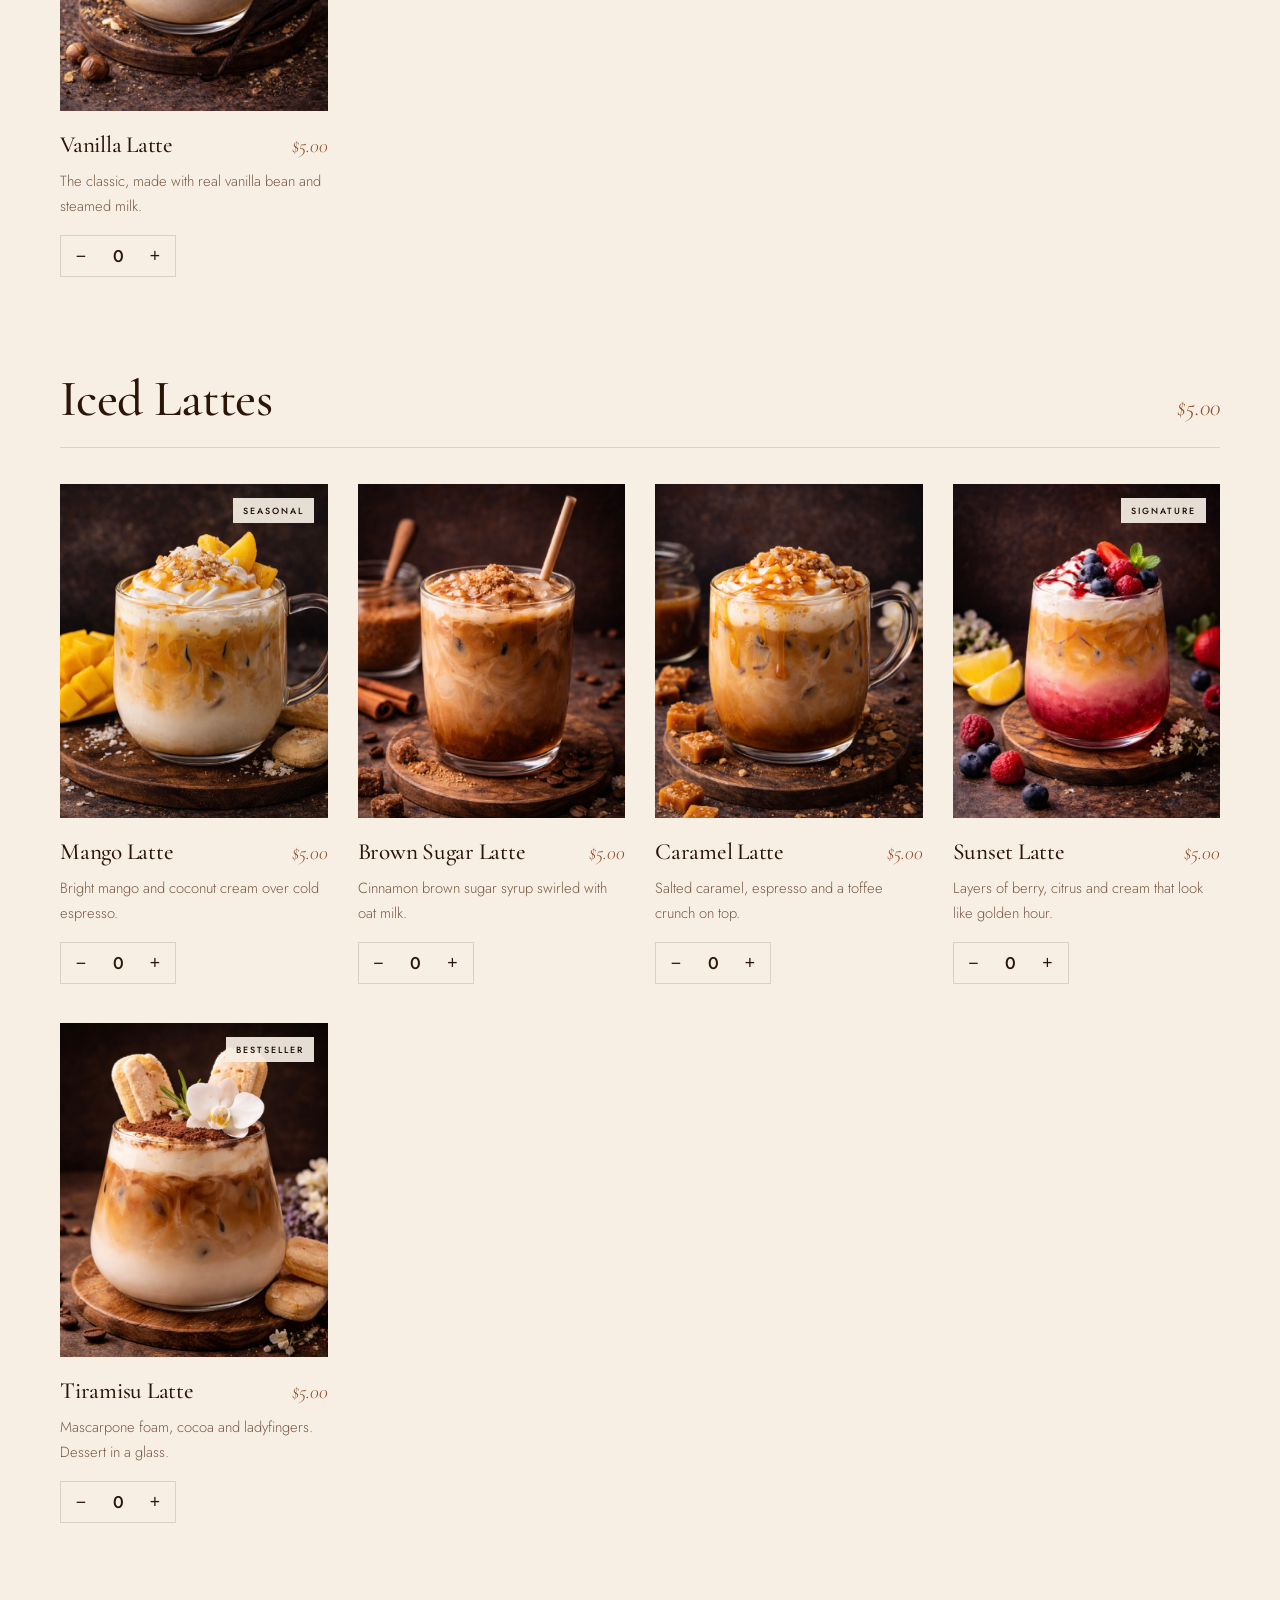
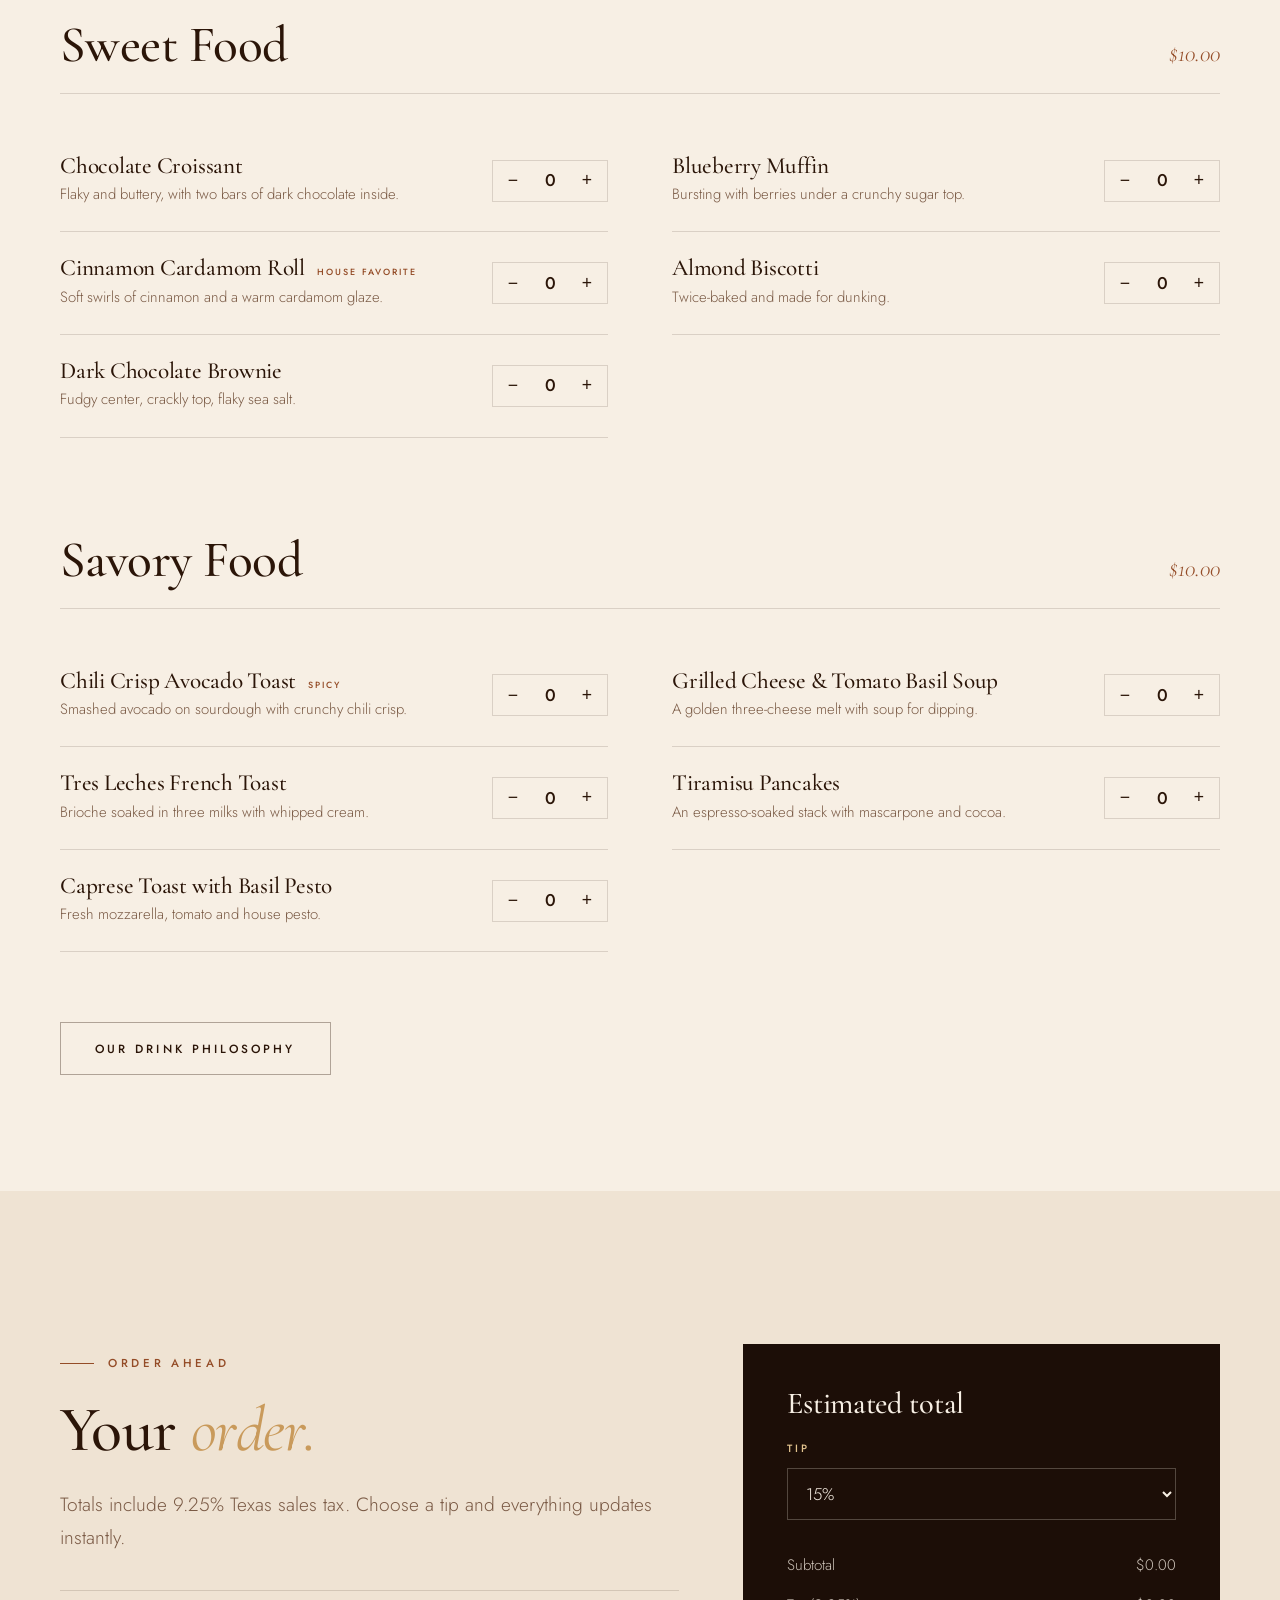
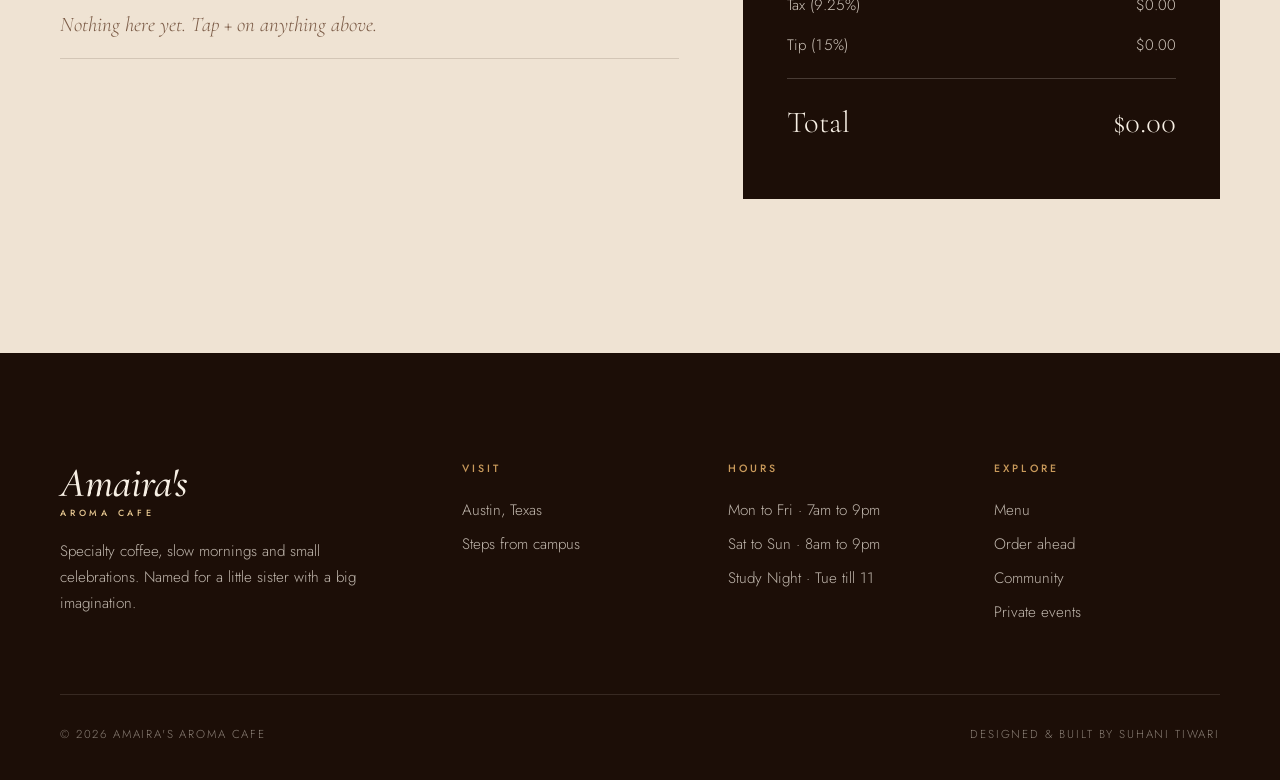
<file: menu.html>
<!DOCTYPE html>
<html lang="en">
<head>
  <meta charset="UTF-8" />
  <meta name="viewport" content="width=device-width, initial-scale=1.0" />
  <title>Menu · Amaira's Aroma Cafe</title>
  <meta name="description" content="Hot and iced signature lattes, sweet bakes and savory plates at Amaira's Aroma Cafe. Build your order and see your total." />
  <meta name="theme-color" content="#1c0e07" />
  <meta property="og:type" content="website" />
  <meta property="og:title" content="Menu · Amaira's Aroma Cafe" />
  <meta property="og:description" content="Hot and iced signature lattes, sweet bakes and savory plates at Amaira's Aroma Cafe. Build your order and see your total." />
  <meta property="og:image" content="assets/images/hero-cafe.jpg" />
  <link rel="icon" href="assets/images/favicon.png" />
  <link rel="preconnect" href="https://fonts.googleapis.com" />
  <link rel="preconnect" href="https://fonts.gstatic.com" crossorigin />
  <link href="https://fonts.googleapis.com/css2?family=Cormorant+Garamond:ital,wght@0,400;0,500;0,600;1,400;1,500&family=Jost:wght@300;400;500&display=swap" rel="stylesheet" />
  <link rel="stylesheet" href="css/styles.css" />
</head>

<body class="theme-light">
  <a class="skip-link" href="#main">Skip to content</a>

  <header class="topbar">
    <div class="topbar-inner">
      <a class="wordmark" href="index.html" aria-label="Amaira's Aroma Cafe, home">
        <span class="wordmark-name">Amaira's</span>
        <span class="wordmark-sub">Aroma Cafe</span>
      </a>

      <nav aria-label="Main">
        <ul id="navLinks" class="nav-links">
          <li><a href="index.html">Home</a></li>
          <li><a href="menu.html" aria-current="page">Menu</a></li>
          <li><a href="community.html">Community</a></li>
          <li><a href="contact.html">Contact</a></li>
          <li class="dropdown">
            <button class="dropbtn" type="button" aria-expanded="false">The family</button>
            <ul class="dropdown-content">
              <li>Amaira's Atelier <span>Soon</span></li>
              <li>Amaira's Art Studio <span>Soon</span></li>
              <li>Amaira's Bookstore <span>Soon</span></li>
            </ul>
          </li>
          <li><a class="nav-cta" href="menu.html#order">Order ahead</a></li>
        </ul>
      </nav>

      <div class="nav-tools">
        <button id="modeBtn" class="icon-btn" type="button" aria-pressed="false">
          <span class="mode-icon" aria-hidden="true">☾</span>
          <span class="mode-label visually-hidden">Switch to dark mode</span>
        </button>
        <button id="navToggle" class="icon-btn nav-toggle" type="button" aria-label="Open menu" aria-expanded="false" aria-controls="navLinks">
          <span aria-hidden="true">☰</span>
        </button>
      </div>
    </div>
  </header>

  <main id="main">

    <section class="page-hero">
      <img src="assets/images/banner-menu.jpg" alt="" fetchpriority="high" />
      <div class="container">
        <span class="eyebrow load-in" style="--d:0">The menu</span>
        <h1 class="load-in" style="--d:1">Poured with <em>intention.</em></h1>
        <p class="load-in" style="--d:2">Ten signature lattes, fresh bakes and comforting plates. Tap + on anything to start your order.</p>
      </div>
    </section>

    <div class="menu-bar">
      <div class="container">
        <div class="menu-tabs" role="group" aria-label="Filter menu">
          <button class="menu-tab" type="button" data-filter="all" aria-pressed="true">Everything</button>
          <button class="menu-tab" type="button" data-filter="hot" aria-pressed="false">Hot lattes</button>
          <button class="menu-tab" type="button" data-filter="iced" aria-pressed="false">Iced lattes</button>
          <button class="menu-tab" type="button" data-filter="sweet" aria-pressed="false">Sweet</button>
          <button class="menu-tab" type="button" data-filter="savory" aria-pressed="false">Savory</button>
        </div>
      </div>
    </div>

    <section class="container" style="padding-bottom: clamp(60px, 9vw, 120px)">
      <!-- Built from the menuData array in script.js -->
      <div id="menuContainer"></div>

      <div style="margin-top: 70px">
        <button id="toggleInfoBtn" class="btn btn-outline" type="button"><span data-label>Our drink philosophy</span></button>
        <div id="moreInfo" class="menu-moreinfo hidden">
          <p>At Amaira's Aroma Cafe, every drink begins with intention. We use house-crafted syrups, thoughtfully layered flavors and seasonal ingredients to create lattes that feel both comforting and original. Our menu blends classic cafe staples with creative signature drinks inspired by warmth, nostalgia and modern design.</p>
          <p>We prioritize balance over excess sweetness, and many drinks come with dairy-free options without compromising texture or taste. Whether you're here for a familiar vanilla latte or a seasonal specialty, our goal is a cup that feels curated, cozy and unmistakably Amaira.</p>
        </div>
      </div>
    </section>

    <section class="section section-alt" id="order" aria-labelledby="orderHeading">
      <div class="container order-layout">
        <div>
          <span class="eyebrow">Order ahead</span>
          <h2 id="orderHeading">Your <em>order.</em></h2>
          <p class="lede" style="margin-bottom: 36px">Totals include 9.25% Texas sales tax. Choose a tip and everything updates instantly.</p>
          <ul id="orderLines" class="order-lines" aria-live="polite"></ul>
          <button id="clearOrderBtn" class="link-btn hidden" type="button">Clear order</button>
        </div>

        <aside class="receipt" aria-labelledby="receiptHeading">
          <h3 id="receiptHeading">Estimated total</h3>
          <div class="field">
            <label for="tipSelect">Tip</label>
            <select id="tipSelect">
              <option value="0">No tip</option>
              <option value="0.10">10%</option>
              <option value="0.15" selected>15%</option>
              <option value="0.20">20%</option>
              <option value="0.25">25%</option>
            </select>
          </div>
          <div id="priceResult" aria-live="polite"></div>
        </aside>
      </div>
    </section>

    <a id="orderPill" class="order-pill" href="#order">
      <span data-count>0 items</span>
      <b>$0.00</b>
      <span aria-hidden="true">→</span>
    </a>

  </main>

  <footer class="site-footer">
    <div class="container">
      <div class="footer-grid">
        <div class="footer-brand">
          <a class="wordmark" href="index.html" aria-label="Amaira's Aroma Cafe, home">
            <span class="wordmark-name">Amaira's</span>
            <span class="wordmark-sub">Aroma Cafe</span>
          </a>
          <p>Specialty coffee, slow mornings and small celebrations. Named for a little sister with a big imagination.</p>
        </div>
        <div>
          <h4>Visit</h4>
          <ul>
            <li>Austin, Texas</li>
            <li>Steps from campus</li>
          </ul>
        </div>
        <div>
          <h4>Hours</h4>
          <ul>
            <li>Mon to Fri · 7am to 9pm</li>
            <li>Sat to Sun · 8am to 9pm</li>
            <li>Study Night · Tue till 11</li>
          </ul>
        </div>
        <div>
          <h4>Explore</h4>
          <ul>
            <li><a href="menu.html">Menu</a></li>
            <li><a href="menu.html#order">Order ahead</a></li>
            <li><a href="community.html">Community</a></li>
            <li><a href="contact.html">Private events</a></li>
          </ul>
        </div>
      </div>
      <div class="footer-bottom">
        <span>© <span data-year>2026</span> Amaira's Aroma Cafe</span>
        <span>Designed &amp; built by Suhani Tiwari</span>
      </div>
    </div>
  </footer>

  <script src="js/script.js"></script>
</body>
</html>
</file>
<file: css/styles.css>
/* =========================================================
   Amaira's Aroma Cafe: styles.css
   Editorial luxury: espresso, cream, terracotta and gold
   ========================================================= */

:root {
  /* brand */
  --espresso: #1c0e07;
  --espresso-2: #2a160c;
  --roast: #3d2012;
  --terracotta: #944c27;
  --clay: #b8693e;
  --gold: #c99a5b;
  --gold-soft: #e3c48f;
  --cream: #f7efe4;
  --linen: #efe3d3;
  --sand: #e4cfb3;

  /* theme (light) */
  --bg: var(--cream);
  --bg-alt: var(--linen);
  --card: #fbf6ef;
  --text: #2b1508;
  --muted: #7a5a45;
  --line: rgba(43, 21, 8, 0.14);
  --accent: var(--terracotta);
  --accent-ink: var(--cream);
  --error: #a3221b;

  --font-display: "Cormorant Garamond", "Times New Roman", serif;
  --font-body: "Jost", system-ui, -apple-system, "Segoe UI", sans-serif;

  --max: 1240px;
  --gutter: clamp(16px, 4vw, 40px);
  --ease: cubic-bezier(0.22, 1, 0.36, 1);
  --nav-h: 84px;
}

body.theme-dark {
  --bg: #170b05;
  --bg-alt: #21110a;
  --card: #2a160c;
  --text: #f3e6d6;
  --muted: #c4a68a;
  --line: rgba(243, 230, 214, 0.14);
  --accent: var(--gold);
  --accent-ink: var(--espresso);
  --error: #ff9a8f;
}

/* ================= BASE ================= */
*,
*::before,
*::after {
  box-sizing: border-box;
}

html {
  scroll-behavior: smooth;
  -webkit-text-size-adjust: 100%;
}

body {
  margin: 0;
  font-family: var(--font-body);
  font-weight: 300;
  font-size: 17px;
  line-height: 1.7;
  background: var(--bg);
  color: var(--text);
  overflow-x: hidden;
  transition: background-color 0.5s var(--ease), color 0.5s var(--ease);
}

img {
  max-width: 100%;
  display: block;
}

a {
  color: inherit;
}

h1,
h2,
h3,
h4 {
  font-family: var(--font-display);
  font-weight: 500;
  line-height: 1.05;
  letter-spacing: -0.01em;
  margin: 0 0 0.4em;
  color: var(--text);
}

h1 { font-size: clamp(3rem, 8vw, 6.4rem); }
h2 { font-size: clamp(2.4rem, 5vw, 4rem); }
h3 { font-size: clamp(1.5rem, 2.4vw, 1.9rem); }

h1 em,
h2 em,
h3 em,
.display em {
  font-style: italic;
  font-weight: 400;
  color: var(--gold);
}

p {
  margin: 0 0 1.1em;
}

strong {
  font-weight: 500;
}

:focus-visible {
  outline: 2px solid var(--gold);
  outline-offset: 4px;
}

::selection {
  background: var(--gold-soft);
  color: var(--espresso);
}

.hidden {
  display: none !important;
}

.visually-hidden {
  position: absolute !important;
  width: 1px;
  height: 1px;
  overflow: hidden;
  clip: rect(0 0 0 0);
  white-space: nowrap;
}

.skip-link {
  position: absolute;
  left: -999px;
  top: 12px;
  z-index: 10000;
  background: var(--gold);
  color: var(--espresso);
  padding: 10px 18px;
}

.skip-link:focus {
  left: 16px;
}

.container {
  max-width: var(--max);
  margin: 0 auto;
  padding: 0 var(--gutter);
}

.eyebrow {
  display: inline-flex;
  align-items: center;
  gap: 14px;
  font-family: var(--font-body);
  font-size: 0.72rem;
  font-weight: 500;
  letter-spacing: 0.32em;
  text-transform: uppercase;
  color: var(--accent);
  margin-bottom: 22px;
}

.eyebrow::before {
  content: "";
  width: 34px;
  height: 1px;
  background: currentColor;
}

.eyebrow.center::after {
  content: "";
  width: 34px;
  height: 1px;
  background: currentColor;
}

.lede {
  font-size: clamp(1.05rem, 1.6vw, 1.2rem);
  color: var(--muted);
  max-width: 60ch;
}

.center {
  text-align: center;
  margin-left: auto;
  margin-right: auto;
}

/* ================= BUTTONS ================= */
.btn {
  display: inline-flex;
  align-items: center;
  justify-content: center;
  gap: 12px;
  padding: 17px 34px;
  font-family: var(--font-body);
  font-size: 0.74rem;
  font-weight: 500;
  letter-spacing: 0.26em;
  text-transform: uppercase;
  text-decoration: none;
  border: 1px solid transparent;
  cursor: pointer;
  position: relative;
  overflow: hidden;
  isolation: isolate;
  transition: color 0.45s var(--ease), border-color 0.45s var(--ease), background-color 0.45s var(--ease);
}

.btn::before {
  content: "";
  position: absolute;
  inset: 0;
  z-index: -1;
  transform: scaleX(0);
  transform-origin: right;
  transition: transform 0.55s var(--ease);
}

.btn:hover::before {
  transform: scaleX(1);
  transform-origin: left;
}

.btn .arrow {
  transition: transform 0.45s var(--ease);
}

.btn:hover .arrow {
  transform: translateX(5px);
}

.btn-gold {
  background: var(--clay);
  color: var(--cream);
}

.btn-gold::before {
  background: var(--terracotta);
}

.btn-outline-light {
  color: var(--cream);
  border-color: rgba(247, 239, 228, 0.45);
}

.btn-outline-light::before {
  background: var(--cream);
}

.btn-outline-light:hover {
  color: var(--espresso);
  border-color: var(--cream);
}

.btn-outline {
  color: var(--text);
  border-color: var(--line);
  border-color: color-mix(in srgb, var(--text) 35%, transparent);
  background: transparent;
}

.btn-outline::before {
  background: var(--text);
}

.btn-outline:hover {
  color: var(--bg);
}

.text-link {
  display: inline-flex;
  align-items: center;
  gap: 10px;
  font-size: 0.74rem;
  font-weight: 500;
  letter-spacing: 0.26em;
  text-transform: uppercase;
  text-decoration: none;
  color: var(--accent);
  padding-bottom: 6px;
  border-bottom: 1px solid currentColor;
}

.text-link .arrow {
  transition: transform 0.4s var(--ease);
}

.text-link:hover .arrow {
  transform: translateX(5px);
}

/* ================= NAV ================= */
.topbar {
  position: fixed;
  inset: 0 0 auto 0;
  z-index: 100;
  height: var(--nav-h);
  color: var(--cream);
  transition: background-color 0.5s var(--ease), height 0.5s var(--ease), box-shadow 0.5s var(--ease);
}

.topbar.scrolled,
.topbar.solid {
  background: rgba(28, 14, 7, 0.94);
  backdrop-filter: blur(12px);
  -webkit-backdrop-filter: blur(12px);
  box-shadow: 0 1px 0 rgba(247, 239, 228, 0.08);
}

.topbar.scrolled {
  --nav-h: 70px;
}

.topbar-inner {
  max-width: 1400px;
  height: 100%;
  margin: 0 auto;
  padding: 0 var(--gutter);
  display: flex;
  align-items: center;
  justify-content: space-between;
  gap: 24px;
}

.wordmark {
  display: flex;
  flex-direction: column;
  align-items: center;
  line-height: 1;
  text-decoration: none;
  color: var(--cream);
}

.wordmark-name {
  font-family: var(--font-display);
  font-style: italic;
  font-size: 1.8rem;
  font-weight: 500;
}

.wordmark-sub {
  margin-top: 4px;
  font-size: 0.56rem;
  font-weight: 500;
  letter-spacing: 0.42em;
  text-transform: uppercase;
  color: var(--gold-soft);
}

.nav-links {
  display: flex;
  align-items: center;
  gap: clamp(18px, 2.6vw, 38px);
  list-style: none;
  margin: 0;
  padding: 0;
}

.nav-links a,
.dropbtn {
  position: relative;
  color: var(--cream);
  text-decoration: none;
  font-family: var(--font-body);
  font-size: 0.7rem;
  font-weight: 400;
  letter-spacing: 0.28em;
  text-transform: uppercase;
  padding: 8px 0;
  opacity: 0.85;
  transition: opacity 0.3s ease, color 0.3s ease;
}

.nav-links a::after {
  content: "";
  position: absolute;
  left: 0;
  bottom: 0;
  width: 100%;
  height: 1px;
  background: var(--gold);
  transform: scaleX(0);
  transform-origin: right;
  transition: transform 0.45s var(--ease);
}

.nav-links a:hover,
.nav-links a[aria-current="page"],
.dropbtn:hover {
  opacity: 1;
}

.nav-links a:hover::after,
.nav-links a[aria-current="page"]::after {
  transform: scaleX(1);
  transform-origin: left;
}

.nav-links a[aria-current="page"] {
  color: var(--gold-soft);
}

.nav-cta {
  border: 1px solid rgba(201, 154, 91, 0.6);
  padding: 10px 18px !important;
  color: var(--gold-soft) !important;
}

.nav-cta::after {
  display: none;
}

.nav-cta:hover {
  background: var(--gold);
  color: var(--espresso) !important;
}

.nav-tools {
  display: flex;
  align-items: center;
  gap: 8px;
}

.icon-btn {
  width: 42px;
  height: 42px;
  display: grid;
  place-items: center;
  background: none;
  border: 1px solid rgba(247, 239, 228, 0.25);
  border-radius: 50%;
  color: var(--cream);
  cursor: pointer;
  font-size: 1rem;
  transition: border-color 0.3s ease, background-color 0.3s ease;
}

.icon-btn:hover {
  border-color: var(--gold);
  background: rgba(201, 154, 91, 0.15);
}

.nav-toggle {
  display: none;
}

/* dropdown */
.dropdown {
  position: relative;
}

.dropbtn {
  background: none;
  border: none;
  cursor: pointer;
}

.dropdown-content {
  position: absolute;
  top: calc(100% + 18px);
  left: 50%;
  min-width: 270px;
  margin: 0;
  padding: 18px 22px;
  list-style: none;
  background: var(--espresso);
  border: 1px solid rgba(201, 154, 91, 0.3);
  opacity: 0;
  visibility: hidden;
  transform: translate(-50%, -8px);
  transition: opacity 0.35s var(--ease), transform 0.35s var(--ease), visibility 0.35s;
}

.dropdown-content::before {
  content: "";
  position: absolute;
  left: 0;
  right: 0;
  top: -20px;
  height: 20px;
}

.dropdown-content li {
  display: flex;
  justify-content: space-between;
  align-items: baseline;
  gap: 16px;
  padding: 10px 0;
  font-family: var(--font-display);
  font-size: 1.15rem;
  font-style: italic;
  color: var(--cream);
  border-bottom: 1px solid rgba(247, 239, 228, 0.08);
}

.dropdown-content li:last-child {
  border-bottom: none;
}

.dropdown-content li span {
  font-family: var(--font-body);
  font-style: normal;
  font-size: 0.58rem;
  letter-spacing: 0.24em;
  text-transform: uppercase;
  color: var(--gold);
}

.dropdown:hover .dropdown-content,
.dropdown:focus-within .dropdown-content,
.dropdown.open .dropdown-content {
  opacity: 1;
  visibility: visible;
  transform: translate(-50%, 0);
}

/* ================= HERO ================= */
.hero {
  position: relative;
  min-height: 100svh;
  display: grid;
  place-items: center;
  text-align: center;
  color: var(--cream);
  overflow: hidden;
  background: var(--espresso);
}

.hero-media {
  position: absolute;
  inset: 0;
}

.hero-media img {
  width: 100%;
  height: 100%;
  object-fit: cover;
  transform: scale(1.12);
  animation: slowZoom 18s var(--ease) forwards;
}

@keyframes slowZoom {
  to {
    transform: scale(1);
  }
}

.hero::after {
  content: "";
  position: absolute;
  inset: 0;
  background:
    radial-gradient(ellipse at center, rgba(28, 14, 7, 0.35) 0%, rgba(28, 14, 7, 0.75) 70%),
    linear-gradient(180deg, rgba(28, 14, 7, 0.55) 0%, rgba(28, 14, 7, 0.2) 40%, rgba(28, 14, 7, 0.85) 100%);
}

.hero-content {
  position: relative;
  z-index: 1;
  padding: calc(var(--nav-h) + 40px) var(--gutter) 120px;
  max-width: 980px;
}

.hero .eyebrow {
  color: var(--gold-soft);
}

.hero h1 {
  color: var(--cream);
  margin-bottom: 28px;
}

.hero h1 em {
  display: block;
  color: var(--gold-soft);
}

.hero p {
  font-size: clamp(1.02rem, 1.5vw, 1.18rem);
  max-width: 560px;
  margin: 0 auto 42px;
  color: rgba(247, 239, 228, 0.82);
}

.hero-actions {
  display: flex;
  flex-wrap: wrap;
  justify-content: center;
  gap: 16px;
}

.scroll-cue {
  position: absolute;
  bottom: 34px;
  left: 50%;
  z-index: 1;
  transform: translateX(-50%);
  display: flex;
  flex-direction: column;
  align-items: center;
  gap: 12px;
  font-size: 0.6rem;
  letter-spacing: 0.4em;
  text-transform: uppercase;
  color: rgba(247, 239, 228, 0.7);
  text-decoration: none;
}

.scroll-cue::after {
  content: "";
  width: 1px;
  height: 54px;
  background: linear-gradient(var(--gold-soft), transparent);
  animation: cue 2.4s var(--ease) infinite;
  transform-origin: top;
}

@keyframes cue {
  0% { transform: scaleY(0); opacity: 1; }
  60% { transform: scaleY(1); opacity: 1; }
  100% { transform: scaleY(1); opacity: 0; }
}

/* hero entrance */
.load-in {
  opacity: 0;
  transform: translateY(26px);
  animation: loadIn 1.2s var(--ease) forwards;
  animation-delay: calc(var(--d, 0) * 0.15s + 0.2s);
}

@keyframes loadIn {
  to {
    opacity: 1;
    transform: none;
  }
}

/* page hero (inner pages) */
.page-hero {
  position: relative;
  min-height: 62vh;
  display: flex;
  align-items: flex-end;
  color: var(--cream);
  overflow: hidden;
  background: var(--espresso);
}

.page-hero img {
  position: absolute;
  inset: 0;
  width: 100%;
  height: 100%;
  object-fit: cover;
  transform: scale(1.08);
  animation: slowZoom 14s var(--ease) forwards;
}

.page-hero::after {
  content: "";
  position: absolute;
  inset: 0;
  background: linear-gradient(180deg, rgba(28, 14, 7, 0.55) 0%, rgba(28, 14, 7, 0.3) 45%, rgba(28, 14, 7, 0.88) 100%);
}

.page-hero .container {
  position: relative;
  z-index: 1;
  width: 100%;
  padding-top: calc(var(--nav-h) + 40px);
  padding-bottom: clamp(48px, 7vw, 90px);
}

.page-hero .eyebrow {
  color: var(--gold-soft);
}

.page-hero h1 {
  color: var(--cream);
  margin: 0;
}

.page-hero h1 em {
  color: var(--gold-soft);
}

.page-hero p {
  color: rgba(247, 239, 228, 0.82);
  max-width: 560px;
  margin: 18px 0 0;
}

/* ================= MARQUEE ================= */
.marquee {
  background: var(--terracotta);
  color: var(--cream);
  overflow: hidden;
  padding: 22px 0;
  border-top: 1px solid rgba(247, 239, 228, 0.1);
}

.marquee-track {
  display: flex;
  width: max-content;
  animation: marquee 40s linear infinite;
}

.marquee:hover .marquee-track {
  animation-play-state: paused;
}

.marquee-group {
  display: flex;
  align-items: center;
  gap: 40px;
  padding-right: 40px;
}

.marquee-group span {
  font-family: var(--font-display);
  font-style: italic;
  font-size: clamp(1.4rem, 2.6vw, 2rem);
  white-space: nowrap;
}

.marquee-group i {
  font-style: normal;
  color: var(--gold-soft);
  font-size: 0.9rem;
}

@keyframes marquee {
  to {
    transform: translateX(-50%);
  }
}

/* ================= SECTIONS ================= */
.section {
  padding: clamp(80px, 12vw, 160px) 0;
}

.section-alt {
  background: var(--bg-alt);
}

.section-dark {
  background: var(--espresso);
  color: var(--cream);
  --text: var(--cream);
  --muted: #cdb299;
  --line: rgba(247, 239, 228, 0.14);
  --accent: var(--gold);
}

.section-head {
  display: flex;
  justify-content: space-between;
  align-items: flex-end;
  gap: 32px;
  flex-wrap: wrap;
  margin-bottom: clamp(40px, 6vw, 72px);
}

.section-head h2 {
  margin: 0;
  max-width: 14ch;
}

/* intro statement */
.statement {
  text-align: center;
  max-width: 1000px;
  margin: 0 auto;
}

.statement p {
  font-family: var(--font-display);
  font-size: clamp(1.9rem, 4vw, 3.2rem);
  font-weight: 400;
  line-height: 1.25;
  color: var(--text);
  margin: 0;
}

.statement p em {
  color: var(--accent);
}

.statement .signature {
  display: block;
  margin-top: 40px;
  font-family: var(--font-display);
  font-style: italic;
  font-size: 1.4rem;
  color: var(--muted);
}

.ornament {
  display: block;
  margin: 0 auto 34px;
  width: 54px;
  color: var(--accent);
}

/* ================= SIGNATURE GALLERY ================= */
.gallery-controls {
  display: flex;
  gap: 10px;
}

.round-btn {
  width: 56px;
  height: 56px;
  border-radius: 50%;
  border: 1px solid var(--line);
  border-color: color-mix(in srgb, var(--text) 30%, transparent);
  background: transparent;
  color: var(--text);
  font-size: 1.1rem;
  cursor: pointer;
  display: grid;
  place-items: center;
  transition: background-color 0.35s var(--ease), color 0.35s var(--ease), border-color 0.35s var(--ease);
}

.round-btn:hover {
  background: var(--text);
  color: var(--bg);
  border-color: var(--text);
}

.signature-track {
  display: grid;
  grid-auto-flow: column;
  grid-auto-columns: clamp(250px, 26vw, 340px);
  gap: clamp(18px, 2.4vw, 32px);
  overflow-x: auto;
  scroll-snap-type: x mandatory;
  scroll-padding-left: var(--gutter);
  padding: 0 var(--gutter) 30px;
  margin: 0 auto;
  max-width: calc(var(--max) + 2 * var(--gutter) + ((100vw - var(--max)) / 2));
  margin-left: max(0px, calc((100vw - var(--max)) / 2 - var(--gutter)));
  scrollbar-width: thin;
  scrollbar-color: var(--accent) transparent;
  cursor: grab;
}

.signature-track.dragging {
  cursor: grabbing;
  scroll-snap-type: none;
}

.signature-track::-webkit-scrollbar {
  height: 3px;
}

.signature-track::-webkit-scrollbar-thumb {
  background: var(--accent);
}

.drink {
  scroll-snap-align: start;
  margin: 0;
}

.drink-media {
  position: relative;
  overflow: hidden;
  aspect-ratio: 3 / 4;
  background: var(--espresso-2);
}

.drink-media img {
  width: 100%;
  height: 100%;
  object-fit: cover;
  transition: transform 1.2s var(--ease);
  pointer-events: none;
  user-select: none;
}

.drink:hover .drink-media img {
  transform: scale(1.07);
}

.drink-num {
  position: absolute;
  top: 16px;
  left: 18px;
  font-family: var(--font-display);
  font-style: italic;
  font-size: 1.1rem;
  color: var(--cream);
  text-shadow: 0 1px 8px rgba(0, 0, 0, 0.4);
}

.drink-tag {
  position: absolute;
  top: 18px;
  right: 16px;
  padding: 5px 10px;
  font-size: 0.56rem;
  font-weight: 500;
  letter-spacing: 0.22em;
  text-transform: uppercase;
  background: rgba(247, 239, 228, 0.92);
  color: var(--espresso);
}

.drink figcaption {
  padding-top: 20px;
}

.drink-row {
  display: flex;
  justify-content: space-between;
  align-items: baseline;
  gap: 12px;
  border-bottom: 1px solid var(--line);
  padding-bottom: 10px;
  margin-bottom: 10px;
}

.drink h3 {
  font-size: 1.55rem;
  margin: 0;
}

.drink .price {
  font-family: var(--font-display);
  font-size: 1.3rem;
  font-style: italic;
  color: var(--accent);
}

.drink p {
  margin: 0;
  font-size: 0.93rem;
  color: var(--muted);
}

/* ================= STORY ================= */
.story {
  display: grid;
  grid-template-columns: 1.05fr 1fr;
  gap: clamp(40px, 7vw, 110px);
  align-items: center;
}

.collage {
  position: relative;
  aspect-ratio: 5 / 6;
}

.collage figure {
  position: absolute;
  margin: 0;
  overflow: hidden;
  box-shadow: 0 30px 60px -20px rgba(28, 14, 7, 0.45);
}

.collage img {
  width: 100%;
  height: 100%;
  object-fit: cover;
}

.collage .c1 {
  inset: 0 22% 18% 0;
}

.collage .c2 {
  width: 52%;
  aspect-ratio: 4 / 5;
  right: 0;
  bottom: 0;
  border: 10px solid var(--bg);
}

.collage-badge {
  position: absolute;
  z-index: 2;
  left: -18px;
  bottom: 6%;
  width: 132px;
  height: 132px;
  border-radius: 50%;
  display: grid;
  place-items: center;
  text-align: center;
  background: var(--clay);
  color: var(--cream);
  font-family: var(--font-display);
  font-style: italic;
  font-size: 1.05rem;
  line-height: 1.15;
  padding: 18px;
  animation: spinSlow 30s linear infinite;
}

.collage-badge span {
  animation: spinSlow 30s linear infinite reverse;
}

@keyframes spinSlow {
  to {
    transform: rotate(360deg);
  }
}

.stats {
  display: grid;
  grid-template-columns: repeat(3, 1fr);
  margin-top: 46px;
  border-top: 1px solid var(--line);
}

.stat {
  padding: 26px 18px 0 0;
}

.stat + .stat {
  padding-left: 22px;
  border-left: 1px solid var(--line);
}

.stat strong {
  display: block;
  font-family: var(--font-display);
  font-size: clamp(2.4rem, 4vw, 3.4rem);
  font-weight: 500;
  line-height: 1;
  color: var(--accent);
}

.stat span {
  font-size: 0.68rem;
  font-weight: 500;
  letter-spacing: 0.22em;
  text-transform: uppercase;
  color: var(--muted);
}

/* ================= SPACES ================= */
.spaces {
  display: grid;
  grid-template-columns: repeat(4, 1fr);
  gap: clamp(14px, 1.6vw, 22px);
}

.space {
  position: relative;
  aspect-ratio: 3 / 4.4;
  overflow: hidden;
  margin: 0;
  color: var(--cream);
}

.space:nth-child(even) {
  transform: translateY(48px);
}

.space img {
  width: 100%;
  height: 100%;
  object-fit: cover;
  transition: transform 1.2s var(--ease), filter 1.2s var(--ease);
  filter: saturate(0.9);
}

.space::after {
  content: "";
  position: absolute;
  inset: 0;
  background: linear-gradient(180deg, transparent 40%, rgba(28, 14, 7, 0.88) 100%);
}

.space figcaption {
  position: absolute;
  z-index: 1;
  left: 24px;
  right: 24px;
  bottom: 22px;
}

.space figcaption small {
  display: block;
  font-size: 0.6rem;
  letter-spacing: 0.3em;
  text-transform: uppercase;
  color: var(--gold-soft);
  margin-bottom: 6px;
}

.space figcaption strong {
  font-family: var(--font-display);
  font-size: 1.75rem;
  font-weight: 500;
  line-height: 1.1;
  display: block;
}

.space figcaption p {
  margin: 8px 0 0;
  font-size: 0.88rem;
  color: rgba(247, 239, 228, 0.78);
  max-height: 0;
  opacity: 0;
  overflow: hidden;
  transition: max-height 0.6s var(--ease), opacity 0.6s var(--ease);
}

.space:hover img {
  transform: scale(1.08);
  filter: saturate(1.05);
}

.space:hover figcaption p {
  max-height: 80px;
  opacity: 1;
}

/* ================= QUOTE BAND ================= */
.quote-band {
  position: relative;
  padding: clamp(110px, 16vw, 200px) 0;
  text-align: center;
  color: var(--cream);
  overflow: hidden;
  background: var(--espresso);
}

.quote-band > img {
  position: absolute;
  inset: -10% 0;
  width: 100%;
  height: 120%;
  object-fit: cover;
  opacity: 0.38;
  will-change: transform;
}

.quote-band .container {
  position: relative;
  z-index: 1;
}

.quote-band blockquote {
  margin: 0 auto;
  max-width: 900px;
}

.quote-band blockquote p {
  font-family: var(--font-display);
  font-style: italic;
  font-size: clamp(1.9rem, 4.4vw, 3.4rem);
  line-height: 1.2;
  margin: 0 0 30px;
}

.quote-band cite {
  font-style: normal;
  font-size: 0.68rem;
  letter-spacing: 0.32em;
  text-transform: uppercase;
  color: var(--gold-soft);
}

.quote-mark {
  font-family: var(--font-display);
  font-size: 7rem;
  line-height: 0.6;
  color: var(--gold);
  display: block;
  margin-bottom: 20px;
}

/* ================= EVENTS (list style) ================= */
.event-list {
  list-style: none;
  margin: 0;
  padding: 0;
  border-top: 1px solid var(--line);
}

.event-item {
  display: grid;
  grid-template-columns: 90px 1fr auto;
  align-items: center;
  gap: 28px;
  padding: 30px 0;
  border-bottom: 1px solid var(--line);
  transition: padding 0.5s var(--ease), background-color 0.5s var(--ease);
}

.event-item:hover {
  padding-left: 18px;
  padding-right: 18px;
  background: color-mix(in srgb, var(--accent) 8%, transparent);
}

.event-day {
  font-family: var(--font-display);
  font-style: italic;
  font-size: 2.6rem;
  line-height: 1;
  color: var(--accent);
}

.event-item h3 {
  margin: 0 0 4px;
}

.event-item p {
  margin: 0;
  color: var(--muted);
  font-size: 0.95rem;
}

.event-time {
  font-size: 0.7rem;
  letter-spacing: 0.24em;
  text-transform: uppercase;
  color: var(--muted);
  white-space: nowrap;
}

.calendar-box {
  margin-top: 36px;
  padding: 34px;
  background: var(--card);
  border: 1px solid var(--line);
}

.calendar-grid {
  display: grid;
  grid-template-columns: repeat(4, 1fr);
  gap: 22px;
}

.calendar-week strong {
  display: block;
  font-family: var(--font-display);
  font-size: 1.5rem;
  font-weight: 500;
  font-style: italic;
  color: var(--accent);
}

.calendar-week span {
  font-size: 0.93rem;
  color: var(--muted);
}

/* ================= CTA BAND ================= */
.cta-band {
  position: relative;
  overflow: hidden;
  background: var(--clay);
  color: var(--cream);
  text-align: center;
  padding: clamp(90px, 12vw, 150px) 0;
}

.cta-band::before,
.cta-band::after {
  content: "";
  position: absolute;
  width: 520px;
  height: 520px;
  border-radius: 50%;
  border: 1px solid rgba(247, 239, 228, 0.18);
}

.cta-band::before {
  left: -180px;
  top: -260px;
}

.cta-band::after {
  right: -160px;
  bottom: -300px;
}

.cta-band .eyebrow {
  color: var(--cream);
}

.cta-band h2 {
  color: var(--cream);
}

.cta-band h2 em {
  color: var(--espresso);
}

.cta-band p {
  max-width: 520px;
  margin: 0 auto 38px;
  color: rgba(247, 239, 228, 0.88);
}

.cta-band .btn-gold {
  background: var(--espresso);
}

.cta-band .btn-gold::before {
  background: var(--cream);
}

.cta-band .btn-gold:hover {
  color: var(--espresso);
}

/* ================= MENU PAGE ================= */
.menu-bar {
  position: sticky;
  top: 70px;
  z-index: 50;
  background: var(--bg);
  border-bottom: 1px solid var(--line);
  transition: background-color 0.5s var(--ease);
}

.menu-tabs {
  display: flex;
  gap: clamp(18px, 3vw, 40px);
  overflow-x: auto;
  scrollbar-width: none;
  padding: 22px 0;
}

.menu-tabs::-webkit-scrollbar {
  display: none;
}

.menu-tab {
  position: relative;
  flex: none;
  background: none;
  border: none;
  padding: 6px 0;
  cursor: pointer;
  font-family: var(--font-body);
  font-size: 0.72rem;
  font-weight: 500;
  letter-spacing: 0.26em;
  text-transform: uppercase;
  color: var(--muted);
  transition: color 0.3s ease;
}

.menu-tab::after {
  content: "";
  position: absolute;
  left: 0;
  right: 0;
  bottom: 0;
  height: 1px;
  background: var(--accent);
  transform: scaleX(0);
  transition: transform 0.45s var(--ease);
}

.menu-tab:hover,
.menu-tab[aria-pressed="true"] {
  color: var(--text);
}

.menu-tab[aria-pressed="true"]::after {
  transform: scaleX(1);
}

.menu-category {
  padding-top: clamp(56px, 8vw, 96px);
}

.menu-category-head {
  display: flex;
  justify-content: space-between;
  align-items: baseline;
  gap: 20px;
  border-bottom: 1px solid var(--line);
  padding-bottom: 18px;
  margin-bottom: 36px;
}

.menu-category-head h2 {
  margin: 0;
  font-size: clamp(2.2rem, 4vw, 3.2rem);
}

.menu-category-head span {
  font-family: var(--font-display);
  font-style: italic;
  font-size: 1.5rem;
  color: var(--accent);
}

.menu-grid {
  display: grid;
  grid-template-columns: repeat(auto-fill, minmax(220px, 1fr));
  gap: clamp(22px, 3vw, 40px) clamp(18px, 2.4vw, 30px);
}

.menu-card {
  display: flex;
  flex-direction: column;
}

.menu-card-media {
  position: relative;
  overflow: hidden;
  aspect-ratio: 4 / 5;
  background: var(--espresso-2);
  margin-bottom: 18px;
}

.menu-card-media img {
  width: 100%;
  height: 100%;
  object-fit: cover;
  transition: transform 1.1s var(--ease);
}

.menu-card:hover .menu-card-media img {
  transform: scale(1.06);
}

.menu-card .drink-tag {
  top: 14px;
  right: 14px;
}

/* food list (no photos) */
.food-list {
  display: grid;
  grid-template-columns: 1fr 1fr;
  gap: 0 clamp(30px, 5vw, 80px);
}

.food-item {
  display: grid;
  grid-template-columns: 1fr auto;
  gap: 4px 20px;
  padding: 24px 0;
  border-bottom: 1px solid var(--line);
}

.food-item h3 {
  font-size: 1.45rem;
  margin: 0;
  display: flex;
  align-items: baseline;
  gap: 12px;
}

.food-item h3 .tag-inline {
  font-family: var(--font-body);
  font-size: 0.56rem;
  font-weight: 500;
  letter-spacing: 0.22em;
  text-transform: uppercase;
  color: var(--accent);
}

.food-item p {
  grid-column: 1 / 2;
  margin: 0;
  font-size: 0.93rem;
  color: var(--muted);
}

.food-item .qty {
  grid-column: 2 / 3;
  grid-row: 1 / 3;
  align-self: center;
  margin: 0;
}

.menu-card-top {
  display: flex;
  justify-content: space-between;
  align-items: baseline;
  gap: 10px;
}

.menu-card h3 {
  font-size: 1.45rem;
  margin: 0;
  overflow-wrap: break-word;
}

.price {
  font-family: var(--font-display);
  font-style: italic;
  font-size: 1.25rem;
  color: var(--accent);
  white-space: nowrap;
}

.menu-card p {
  margin: 6px 0 0;
  font-size: 0.92rem;
  color: var(--muted);
  flex: 1;
}

.qty {
  display: inline-flex;
  align-items: center;
  gap: 4px;
  margin-top: 16px;
  border: 1px solid var(--line);
  align-self: flex-start;
}

.qty button {
  width: 40px;
  height: 40px;
  background: none;
  border: none;
  color: var(--text);
  font-size: 1.1rem;
  cursor: pointer;
  transition: background-color 0.3s ease, color 0.3s ease;
}

.qty button:hover {
  background: var(--text);
  color: var(--bg);
}

.qty output {
  min-width: 26px;
  text-align: center;
  font-weight: 500;
}

.qty.has-items {
  border-color: var(--accent);
}

.menu-moreinfo {
  max-width: 820px;
  margin-top: 26px;
  columns: 2 300px;
  column-gap: 48px;
  color: var(--muted);
}

/* order */
.order-layout {
  display: grid;
  grid-template-columns: 1.3fr 1fr;
  gap: clamp(30px, 5vw, 70px);
  align-items: start;
}

.order-lines {
  list-style: none;
  margin: 0 0 18px;
  padding: 0;
  border-top: 1px solid var(--line);
}

.order-lines li {
  display: flex;
  justify-content: space-between;
  gap: 16px;
  padding: 16px 0;
  border-bottom: 1px solid var(--line);
  font-size: 1rem;
}

.order-lines li span:first-child {
  font-family: var(--font-display);
  font-size: 1.3rem;
}

.order-empty {
  font-family: var(--font-display);
  font-style: italic;
  font-size: 1.3rem !important;
  color: var(--muted);
}

.receipt {
  position: sticky;
  top: 160px;
  padding: clamp(28px, 4vw, 44px);
  background: var(--espresso);
  color: var(--cream);
  font-variant-numeric: tabular-nums;
}

.receipt h3 {
  color: var(--cream);
  margin-bottom: 20px;
}

.receipt .field label {
  color: var(--gold-soft);
}

.receipt select {
  background: transparent;
  color: var(--cream);
  border-color: rgba(247, 239, 228, 0.25);
}

.receipt select option {
  color: #000;
}

.receipt-row {
  display: flex;
  justify-content: space-between;
  padding: 7px 0;
  font-size: 0.95rem;
  color: rgba(247, 239, 228, 0.8);
}

.receipt-total {
  margin-top: 12px;
  padding-top: 18px;
  border-top: 1px solid rgba(247, 239, 228, 0.2);
  color: var(--cream);
  font-family: var(--font-display);
  font-size: 1.9rem;
}

.link-btn {
  background: none;
  border: none;
  padding: 0;
  cursor: pointer;
  font-family: var(--font-body);
  font-size: 0.68rem;
  font-weight: 500;
  letter-spacing: 0.24em;
  text-transform: uppercase;
  color: var(--accent);
  border-bottom: 1px solid currentColor;
}

/* order pill (floating) */
.order-pill {
  position: fixed;
  left: 50%;
  bottom: 22px;
  z-index: 90;
  display: inline-flex;
  align-items: center;
  gap: 14px;
  padding: 14px 24px;
  background: var(--espresso);
  color: var(--cream);
  text-decoration: none;
  font-size: 0.7rem;
  letter-spacing: 0.22em;
  text-transform: uppercase;
  border: 1px solid rgba(201, 154, 91, 0.5);
  box-shadow: 0 20px 40px -10px rgba(0, 0, 0, 0.45);
  transform: translate(-50%, 140%);
  transition: transform 0.6s var(--ease);
}

.order-pill.show {
  transform: translate(-50%, 0);
}

.order-pill b {
  font-family: var(--font-display);
  font-style: italic;
  font-weight: 500;
  font-size: 1.15rem;
  letter-spacing: 0;
  text-transform: none;
  color: var(--gold-soft);
}

/* ================= FORMS ================= */
.field {
  display: flex;
  flex-direction: column;
  gap: 10px;
  margin-bottom: 26px;
}

.field label {
  font-size: 0.66rem;
  font-weight: 500;
  letter-spacing: 0.26em;
  text-transform: uppercase;
  color: var(--muted);
}

input,
select,
textarea {
  width: 100%;
  font-family: var(--font-body);
  font-weight: 300;
  font-size: 1.05rem;
  color: var(--text);
  background: transparent;
  border: none;
  border-bottom: 1px solid var(--line);
  border-bottom-color: color-mix(in srgb, var(--text) 30%, transparent);
  padding: 12px 0;
  border-radius: 0;
  transition: border-color 0.3s ease;
}

select {
  border: 1px solid var(--line);
  padding: 12px 14px;
}

textarea {
  resize: vertical;
  min-height: 140px;
}

input:focus,
textarea:focus,
select:focus {
  outline: none;
  border-color: var(--accent);
}

input[aria-invalid="true"],
textarea[aria-invalid="true"] {
  border-color: var(--error);
}

.field-error {
  min-height: 1.2em;
  font-size: 0.85rem;
  color: var(--error);
}

.char-count {
  align-self: flex-end;
  font-size: 0.78rem;
  color: var(--muted);
}

.form-error {
  margin-top: 16px;
  color: var(--error);
}

.thank-you {
  padding: 40px;
  background: var(--card);
  border: 1px solid var(--line);
  text-align: center;
  font-family: var(--font-display);
  font-size: 1.8rem;
  font-style: italic;
  line-height: 1.3;
}

.contact-layout {
  display: grid;
  grid-template-columns: 1fr 1.25fr;
  gap: clamp(40px, 8vw, 120px);
}

.contact-details {
  list-style: none;
  margin: 40px 0 0;
  padding: 0;
  border-top: 1px solid var(--line);
}

.contact-details li {
  display: grid;
  grid-template-columns: 130px 1fr;
  gap: 20px;
  padding: 20px 0;
  border-bottom: 1px solid var(--line);
}

.contact-details strong {
  font-size: 0.66rem;
  letter-spacing: 0.26em;
  text-transform: uppercase;
  color: var(--muted);
  padding-top: 4px;
}

.contact-details span {
  font-family: var(--font-display);
  font-size: 1.3rem;
}

/* ================= CAROUSEL ================= */
.carousel-frame {
  position: relative;
  aspect-ratio: 16 / 8;
  overflow: hidden;
  background: var(--espresso);
}

.carousel-slide {
  position: absolute;
  inset: 0;
  width: 100%;
  height: 100%;
  object-fit: cover;
  opacity: 0;
  transform: scale(1.06);
  transition: opacity 1.1s var(--ease), transform 6s var(--ease);
}

.carousel-slide.active {
  opacity: 1;
  transform: scale(1);
}

.carousel-footer {
  display: flex;
  justify-content: space-between;
  align-items: center;
  gap: 24px;
  margin-top: 22px;
}

.carousel-caption {
  margin: 0;
  font-family: var(--font-display);
  font-style: italic;
  font-size: 1.5rem;
}

.carousel-nav {
  display: flex;
  align-items: center;
  gap: 18px;
}

.carousel-dots {
  display: flex;
  gap: 8px;
}

.carousel-dots button {
  width: 26px;
  height: 2px;
  padding: 0;
  border: none;
  cursor: pointer;
  background: var(--line);
  background: color-mix(in srgb, var(--text) 25%, transparent);
  transition: background-color 0.4s ease, width 0.4s var(--ease);
}

.carousel-dots button[aria-current="true"] {
  width: 46px;
  background: var(--accent);
}

.carousel-arrow {
  width: 46px;
  height: 46px;
}

/* ================= FOOTER ================= */
.site-footer {
  background: var(--espresso);
  color: rgba(247, 239, 228, 0.75);
  padding: clamp(70px, 9vw, 110px) 0 36px;
  font-size: 0.95rem;
}

.footer-grid {
  display: grid;
  grid-template-columns: 1.6fr 1fr 1fr 1fr;
  gap: 40px;
  padding-bottom: 60px;
  border-bottom: 1px solid rgba(247, 239, 228, 0.12);
}

.footer-brand .wordmark {
  align-items: flex-start;
}

.footer-brand .wordmark-name {
  font-size: 2.6rem;
}

.footer-brand p {
  margin-top: 22px;
  max-width: 34ch;
}

.site-footer h4 {
  font-family: var(--font-body);
  font-size: 0.66rem;
  font-weight: 500;
  letter-spacing: 0.3em;
  text-transform: uppercase;
  color: var(--gold);
  margin-bottom: 20px;
}

.site-footer ul {
  list-style: none;
  margin: 0;
  padding: 0;
}

.site-footer li {
  padding: 4px 0;
}

.site-footer a {
  text-decoration: none;
  transition: color 0.3s ease;
}

.site-footer a:hover {
  color: var(--gold-soft);
}

.footer-bottom {
  display: flex;
  justify-content: space-between;
  flex-wrap: wrap;
  gap: 12px;
  padding-top: 30px;
  font-size: 0.72rem;
  letter-spacing: 0.16em;
  text-transform: uppercase;
  color: rgba(247, 239, 228, 0.5);
}

/* ================= REVEAL ================= */
.js .reveal {
  opacity: 0;
  transform: translateY(40px);
  transition: opacity 1.1s var(--ease), transform 1.1s var(--ease);
  transition-delay: calc(var(--i, 0) * 0.1s);
}

.js .reveal.visible {
  opacity: 1;
  transform: none;
}

.js .space.reveal.visible:nth-child(even) {
  transform: translateY(48px);
}

.js .reveal-img {
  clip-path: inset(0 0 100% 0);
  transition: clip-path 1.4s var(--ease);
}

.js .reveal-img.visible {
  clip-path: inset(0 0 0 0);
}

/* ================= RESPONSIVE ================= */
@media (max-width: 1080px) {
  .nav-links {
    gap: 22px;
  }

  .spaces {
    grid-template-columns: repeat(2, 1fr);
  }

  .space:nth-child(even),
  .js .space.reveal.visible:nth-child(even) {
    transform: translateY(36px);
  }

  .footer-grid {
    grid-template-columns: 1fr 1fr;
  }
}

@media (max-width: 900px) {
  .nav-toggle {
    display: grid;
  }

  .nav-links {
    position: fixed;
    inset: 0;
    z-index: -1;
    flex-direction: column;
    justify-content: center;
    align-items: center;
    gap: 26px;
    background: var(--espresso);
    opacity: 0;
    visibility: hidden;
    transition: opacity 0.5s var(--ease), visibility 0.5s;
  }

  .nav-links.open {
    opacity: 1;
    visibility: visible;
  }

  .nav-links a,
  .dropbtn {
    font-family: var(--font-display);
    font-size: 2.2rem;
    font-style: italic;
    letter-spacing: 0;
    text-transform: none;
  }

  .nav-cta {
    font-family: var(--font-body) !important;
    font-size: 0.75rem !important;
    font-style: normal !important;
    letter-spacing: 0.26em !important;
    text-transform: uppercase !important;
    margin-top: 10px;
  }

  .dropdown-content {
    display: none;
  }

  .story,
  .order-layout,
  .contact-layout {
    grid-template-columns: 1fr;
  }

  .collage {
    max-width: 560px;
  }

  .receipt {
    position: static;
  }

  .food-list {
    grid-template-columns: 1fr;
  }

  .calendar-grid {
    grid-template-columns: 1fr 1fr;
  }

  .carousel-frame {
    aspect-ratio: 4 / 3;
  }

  .carousel-footer {
    flex-direction: column;
    align-items: flex-start;
  }
}

@media (max-width: 600px) {
  body {
    font-size: 16px;
  }

  .hero-actions .btn {
    width: 100%;
  }

  .section-head {
    flex-direction: column;
    align-items: flex-start;
  }

  .signature-track {
    grid-auto-columns: 74vw;
  }

  .stats {
    grid-template-columns: 1fr 1fr 1fr;
  }

  .stat + .stat {
    padding-left: 12px;
  }

  .stat span {
    font-size: 0.58rem;
    letter-spacing: 0.14em;
  }

  .spaces {
    grid-template-columns: 1fr 1fr;
    gap: 12px;
  }

  .space figcaption {
    left: 14px;
    right: 14px;
    bottom: 14px;
  }

  .space figcaption strong {
    font-size: 1.25rem;
  }

  .space figcaption p {
    display: none;
  }

  .event-item {
    grid-template-columns: 56px 1fr;
    gap: 16px;
  }

  .event-day {
    font-size: 2rem;
  }

  .event-time {
    grid-column: 2;
  }

  .menu-grid {
    grid-template-columns: repeat(2, minmax(0, 1fr));
    gap: 26px 14px;
  }

  .menu-card h3 {
    font-size: 1.2rem;
  }

  .menu-card-top {
    flex-direction: column;
    gap: 0;
  }

  .menu-card p {
    font-size: 0.84rem;
  }

  .calendar-grid {
    grid-template-columns: 1fr;
  }

  .contact-details li {
    grid-template-columns: 1fr;
    gap: 4px;
  }

  .footer-grid {
    grid-template-columns: 1fr;
  }

  .collage-badge {
    width: 100px;
    height: 100px;
    font-size: 0.85rem;
    left: -6px;
  }
}

@media (prefers-reduced-motion: reduce) {
  *,
  *::before,
  *::after {
    animation-duration: 0.001ms !important;
    animation-iteration-count: 1 !important;
    transition-duration: 0.001ms !important;
    scroll-behavior: auto !important;
  }

  .marquee-track {
    animation: none;
  }

  .js .reveal,
  .js .reveal-img {
    opacity: 1;
    transform: none;
    clip-path: none;
  }
}

/* ================= VIEW RECIPE OVERLAY ================= */
.drink-open {
  position: absolute;
  inset: 0;
  z-index: 2;
  display: flex;
  align-items: flex-end;
  justify-content: center;
  padding: 0 0 22px;
  border: none;
  cursor: pointer;
  background: linear-gradient(180deg, transparent 55%, rgba(28, 14, 7, 0.7));
  opacity: 0;
  transition: opacity 0.5s var(--ease);
}

.drink-open span {
  font-family: var(--font-body);
  font-size: 0.66rem;
  font-weight: 500;
  letter-spacing: 0.28em;
  text-transform: uppercase;
  color: var(--cream);
  padding: 10px 18px;
  border: 1px solid rgba(247, 239, 228, 0.6);
  transform: translateY(10px);
  transition: transform 0.5s var(--ease);
}

.drink-media:hover .drink-open,
.menu-card-media:hover .drink-open,
.drink-open:focus-visible {
  opacity: 1;
}

.drink-media:hover .drink-open span,
.menu-card-media:hover .drink-open span {
  transform: none;
}

@media (hover: none) {
  .drink-open {
    opacity: 1;
    background: none;
    align-items: flex-end;
    justify-content: flex-end;
    padding: 0 12px 12px 0;
  }

  .drink-open span {
    transform: none;
    background: rgba(28, 14, 7, 0.75);
    border-color: transparent;
    padding: 7px 12px;
    font-size: 0.56rem;
  }
}

/* ================= DRINK MODAL ================= */
.drink-modal {
  width: min(1080px, calc(100vw - 32px));
  max-height: min(760px, calc(100svh - 32px));
  padding: 0;
  border: none;
  background: var(--bg);
  color: var(--text);
  overflow: hidden;
  box-shadow: 0 40px 100px -20px rgba(0, 0, 0, 0.6);
}

.drink-modal[open] {
  display: grid;
  grid-template-columns: 0.9fr 1.1fr;
  animation: modalIn 0.6s var(--ease);
}

.drink-modal::backdrop {
  background: rgba(20, 10, 4, 0.72);
  backdrop-filter: blur(6px);
  -webkit-backdrop-filter: blur(6px);
  animation: fadeIn 0.4s ease;
}

@keyframes modalIn {
  from { opacity: 0; transform: translateY(30px) scale(0.98); }
  to { opacity: 1; transform: none; }
}

@keyframes fadeIn {
  from { opacity: 0; }
  to { opacity: 1; }
}

.dm-media {
  background: var(--espresso);
  min-height: 100%;
}

.dm-media img {
  width: 100%;
  height: 100%;
  object-fit: cover;
}

.dm-body {
  position: relative;
  overflow-y: auto;
  padding: clamp(28px, 4vw, 52px);
  max-height: min(760px, calc(100svh - 32px));
}

.dm-close {
  position: absolute;
  top: 18px;
  right: 18px;
  color: var(--text);
  border-color: var(--line);
  border-color: color-mix(in srgb, var(--text) 25%, transparent);
}

.dm-body h2 {
  font-size: clamp(2.2rem, 4vw, 3.2rem);
  padding-right: 40px;
}

.dm-desc {
  color: var(--muted);
  font-size: 1.05rem;
}

.dm-meta {
  display: flex;
  flex-wrap: wrap;
  gap: 8px;
  margin: 6px 0 30px;
}

.dm-meta span {
  font-size: 0.62rem;
  font-weight: 500;
  letter-spacing: 0.18em;
  text-transform: uppercase;
  padding: 7px 12px;
  border: 1px solid var(--line);
  color: var(--muted);
}

.dm-meta span:first-child {
  background: var(--accent);
  border-color: var(--accent);
  color: var(--accent-ink);
}

.dm-label {
  font-family: var(--font-body);
  font-size: 0.66rem;
  font-weight: 500;
  letter-spacing: 0.3em;
  text-transform: uppercase;
  color: var(--accent);
  margin: 0 0 14px;
}

.dm-notes {
  display: flex;
  flex-wrap: wrap;
  gap: 6px 22px;
  list-style: none;
  padding: 0;
  margin: 0 0 32px;
}

.dm-notes li {
  font-family: var(--font-display);
  font-style: italic;
  font-size: 1.45rem;
}

.dm-notes li + li::before {
  content: "·";
  margin-right: 22px;
  color: var(--gold);
}

.dm-recipe-head {
  display: flex;
  justify-content: space-between;
  align-items: center;
  gap: 16px;
  flex-wrap: wrap;
  margin-bottom: 4px;
}

.dm-recipe-head .dm-label {
  margin: 0;
}

.servings {
  display: inline-flex;
  align-items: center;
  gap: 4px;
  border: 1px solid var(--line);
  font-size: 0.62rem;
  letter-spacing: 0.2em;
  text-transform: uppercase;
  color: var(--muted);
}

.servings > span {
  padding: 0 6px 0 14px;
}

.servings button {
  width: 36px;
  height: 36px;
  border: none;
  background: none;
  color: var(--text);
  font-size: 1rem;
  cursor: pointer;
}

.servings button:hover {
  background: var(--text);
  color: var(--bg);
}

.servings output {
  min-width: 18px;
  text-align: center;
  font-size: 0.95rem;
  color: var(--text);
}

.dm-ingredients {
  list-style: none;
  padding: 0;
  margin: 10px 0 32px;
  border-top: 1px solid var(--line);
}

.dm-ingredients li {
  display: grid;
  grid-template-columns: 100px 1fr;
  gap: 16px;
  padding: 11px 0;
  border-bottom: 1px solid var(--line);
}

.dm-ingredients strong {
  font-family: var(--font-display);
  font-size: 1.2rem;
  font-weight: 500;
  color: var(--accent);
}

.dm-steps {
  list-style: none;
  counter-reset: step;
  padding: 0;
  margin: 0 0 34px;
}

.dm-steps li {
  counter-increment: step;
  position: relative;
  padding: 0 0 16px 46px;
}

.dm-steps li::before {
  content: counter(step, decimal-leading-zero);
  position: absolute;
  left: 0;
  top: -4px;
  font-family: var(--font-display);
  font-style: italic;
  font-size: 1.5rem;
  color: var(--gold);
}

.dm-footer {
  position: sticky;
  bottom: calc(-1 * clamp(28px, 4vw, 52px));
  display: flex;
  justify-content: space-between;
  align-items: center;
  gap: 16px;
  margin: 0 calc(-1 * clamp(28px, 4vw, 52px)) calc(-1 * clamp(28px, 4vw, 52px));
  padding: 20px clamp(28px, 4vw, 52px);
  background: var(--bg);
  border-top: 1px solid var(--line);
}

.dm-footer .price {
  font-size: 2rem;
}

@media (max-width: 760px) {
  .drink-modal[open] {
    grid-template-columns: 1fr;
    grid-template-rows: 34vh 1fr;
  }

  .drink-modal {
    max-height: calc(100svh - 24px);
  }

  .dm-body {
    max-height: calc(66svh - 24px);
  }

  .dm-close {
    position: fixed;
    top: 24px;
    right: 24px;
    background: rgba(28, 14, 7, 0.7);
    color: var(--cream);
    border-color: transparent;
  }
}

/* ================= QUIZ ================= */
.quiz {
  display: grid;
  grid-template-columns: 1fr 1fr;
  gap: clamp(36px, 6vw, 90px);
  align-items: start;
}

.quiz fieldset {
  border: none;
  padding: 0;
  margin: 0 0 30px;
}

.quiz legend {
  font-family: var(--font-display);
  font-size: 1.6rem;
  margin-bottom: 14px;
}

.quiz legend span {
  font-family: var(--font-body);
  font-size: 0.62rem;
  letter-spacing: 0.3em;
  color: var(--accent);
  margin-right: 12px;
  vertical-align: middle;
}

.choices {
  display: flex;
  flex-wrap: wrap;
  gap: 10px;
}

.choice input {
  position: absolute;
  opacity: 0;
  width: 1px;
  height: 1px;
}

.choice span {
  display: inline-block;
  padding: 12px 20px;
  border: 1px solid var(--line);
  border-color: color-mix(in srgb, var(--text) 25%, transparent);
  font-size: 0.9rem;
  cursor: pointer;
  transition: background-color 0.35s var(--ease), color 0.35s var(--ease), border-color 0.35s var(--ease);
}

.choice span:hover {
  border-color: var(--accent);
}

.choice input:checked + span {
  background: var(--accent);
  border-color: var(--accent);
  color: var(--accent-ink);
}

.choice input:focus-visible + span {
  outline: 2px solid var(--gold);
  outline-offset: 3px;
}

.quiz-result {
  position: sticky;
  top: 110px;
  min-height: 420px;
  display: grid;
  place-items: center;
  text-align: center;
  padding: 40px;
  background: var(--card);
  border: 1px dashed var(--line);
  border-color: color-mix(in srgb, var(--text) 25%, transparent);
}

.quiz-result .placeholder {
  font-family: var(--font-display);
  font-style: italic;
  font-size: 1.6rem;
  color: var(--muted);
  max-width: 18ch;
}

.quiz-result.show {
  display: grid;
  grid-template-columns: 0.9fr 1fr;
  gap: 28px;
  text-align: left;
  place-items: center stretch;
  padding: 0;
  border: none;
  background: var(--espresso);
  color: var(--cream);
  overflow: hidden;
  animation: modalIn 0.7s var(--ease);
}

.quiz-result.show img {
  width: 100%;
  height: 100%;
  min-height: 420px;
  object-fit: cover;
}

.quiz-result-body {
  padding: 30px 30px 30px 0;
}

.quiz-result-body .eyebrow {
  color: var(--gold-soft);
}

.quiz-result-body h3 {
  color: var(--cream);
  font-size: clamp(2rem, 3vw, 2.6rem);
}

.quiz-result-body p {
  color: rgba(247, 239, 228, 0.78);
  font-size: 0.95rem;
}

@media (max-width: 900px) {
  .quiz {
    grid-template-columns: 1fr;
  }

  .quiz-result {
    position: static;
    min-height: 0;
  }
}

@media (max-width: 600px) {
  .quiz-result.show {
    grid-template-columns: 1fr;
  }

  .quiz-result.show img {
    min-height: 0;
    aspect-ratio: 4 / 3;
  }

  .quiz-result-body {
    padding: 0 24px 28px;
  }
}

.section-alt .collage .c2 {
  border-color: var(--bg-alt);
}

#order {
  scroll-margin-top: 140px;
}
</file>
